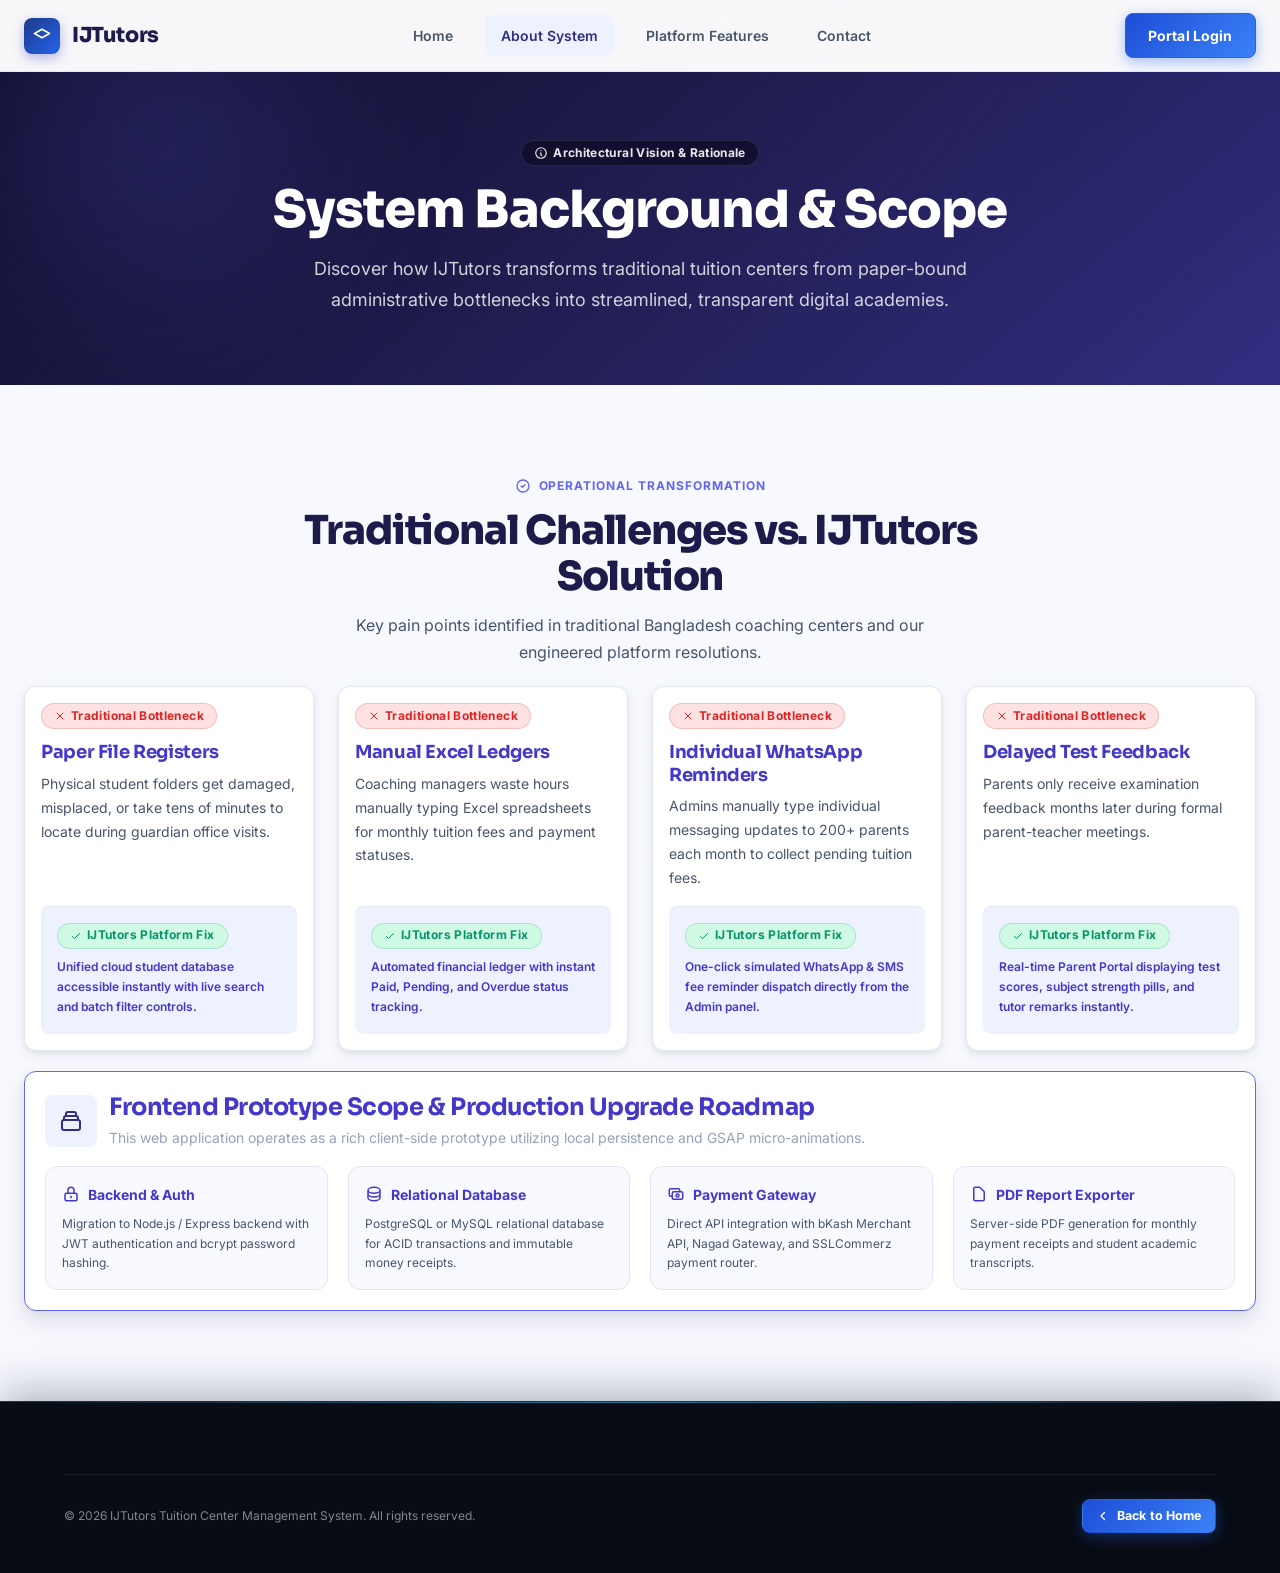
<file: about.html>
<!DOCTYPE html>
<html lang="en">
<head>
  <meta charset="UTF-8">
  <meta name="viewport" content="width=device-width, initial-scale=1.0">
  <title>About System | IJTutors Management Platform</title>
  <link rel="preconnect" href="https://fonts.googleapis.com">
  <link rel="preconnect" href="https://fonts.gstatic.com" crossorigin>
  <link href="https://fonts.googleapis.com/css2?family=Sora:wght@400;500;600;700;800&family=Inter:wght@400;500;600;700&display=swap" rel="stylesheet">
  <link rel="stylesheet" href="css/main.css">
</head>
<body>

  <!-- Navigation Bar -->
  <header class="navbar navbar-solid">
    <div class="container">
      <a href="index.html" class="nav-brand">
        <div class="nav-brand-icon">
          <svg fill="none" stroke="currentColor" viewBox="0 0 24 24"><path stroke-linecap="round" stroke-linejoin="round" stroke-width="2" d="M12 14l9-5-9-5-9 5 9 5z"/></svg>
        </div>
        <span>IJTutors</span>
      </a>
      <nav class="nav-links">
        <a href="index.html" class="nav-link">Home</a>
        <a href="about.html" class="nav-link active">About System</a>
        <a href="index.html#features" class="nav-link">Platform Features</a>
        <a href="contact.html" class="nav-link">Contact</a>
      </nav>
      <div class="nav-actions">
        <a href="login.html" class="btn btn-teal">Portal Login</a>
        <button class="mobile-nav-toggle" aria-label="Toggle Navigation">
          <svg width="22" height="22" fill="none" stroke="currentColor" viewBox="0 0 24 24">
            <path stroke-linecap="round" stroke-linejoin="round" stroke-width="2" d="M4 6h16M4 12h16M4 18h16" />
          </svg>
        </button>
      </div>
    </div>
  </header>

  <!-- Mobile Navigation Drawer -->
  <div class="mobile-nav-drawer" id="mobile-nav-drawer" aria-hidden="true">
    <div class="mobile-nav-overlay" id="mobile-nav-overlay"></div>
    <div class="mobile-nav-panel" role="dialog" aria-label="Navigation Menu">
      <div class="mobile-nav-header">
        <a href="index.html" class="nav-brand" style="color:#1e293b; text-decoration:none;">
          <div class="nav-brand-icon">
            <svg fill="none" stroke="currentColor" viewBox="0 0 24 24"><path stroke-linecap="round" stroke-linejoin="round" stroke-width="2" d="M12 14l9-5-9-5-9 5 9 5z"/></svg>
          </div>
          <span>IJTutors</span>
        </a>
        <button class="mobile-nav-close" id="mobile-nav-close" aria-label="Close Menu">
          <svg width="18" height="18" fill="none" stroke="currentColor" viewBox="0 0 24 24"><path stroke-linecap="round" stroke-linejoin="round" stroke-width="2.5" d="M6 18L18 6M6 6l12 12"/></svg>
        </button>
      </div>
      <nav class="mobile-nav-links">
        <a href="index.html" class="mobile-nav-link"><svg fill="none" stroke="currentColor" viewBox="0 0 24 24"><path stroke-linecap="round" stroke-linejoin="round" stroke-width="2" d="M3 12l2-2m0 0l7-7 7 7M5 10v10a1 1 0 001 1h3m10-11l2 2m-2-2v10a1 1 0 01-1 1h-3m-6 0a1 1 0 001-1v-4a1 1 0 011-1h2a1 1 0 011 1v4a1 1 0 001 1m-6 0h6"/></svg>Home</a>
        <a href="about.html" class="mobile-nav-link active"><svg fill="none" stroke="currentColor" viewBox="0 0 24 24"><path stroke-linecap="round" stroke-linejoin="round" stroke-width="2" d="M13 16h-1v-4h-1m1-4h.01M21 12a9 9 0 11-18 0 9 9 0 0118 0z"/></svg>About System</a>
        <a href="index.html#features" class="mobile-nav-link"><svg fill="none" stroke="currentColor" viewBox="0 0 24 24"><path stroke-linecap="round" stroke-linejoin="round" stroke-width="2" d="M13 10V3L4 14h7v7l9-11h-7z"/></svg>Features</a>
        <a href="contact.html" class="mobile-nav-link"><svg fill="none" stroke="currentColor" viewBox="0 0 24 24"><path stroke-linecap="round" stroke-linejoin="round" stroke-width="2" d="M3 8l7.89 5.26a2 2 0 002.22 0L21 8M5 19h14a2 2 0 002-2V7a2 2 0 00-2-2H5a2 2 0 00-2 2v10a2 2 0 002 2z"/></svg>Contact</a>
      </nav>
      <div class="mobile-nav-footer">
        <a href="login.html" class="btn btn-teal" style="width:100%; justify-content:center;">Portal Login</a>
      </div>
    </div>
  </div>

  <!-- Page Banner Header -->
  <section class="position-relative overflow-hidden" style="padding: 140px 0 70px; background: var(--gradient-hero); color: #ffffff;">
    <div class="blob-shape blob-1"></div>
    <div class="container position-relative z-1 text-center">
      <span class="badge badge-dark mb-3 px-3 py-2">
        <svg width="14" height="14" fill="none" stroke="currentColor" viewBox="0 0 24 24"><path stroke-linecap="round" stroke-linejoin="round" stroke-width="2" d="M13 16h-1v-4h-1m1-4h.01M21 12a9 9 0 11-18 0 9 9 0 0118 0z"/></svg>
        <span>Architectural Vision & Rationale</span>
      </span>
      <h1 class="text-white mb-3" style="font-size: clamp(2.2rem, 4vw, 3.2rem); font-weight: 800;">System Background & Scope</h1>
      <p style="color: rgba(255,255,255,0.8); max-width: 720px; margin: 0 auto; line-height: 1.7;" class="fs-md">
        Discover how IJTutors transforms traditional tuition centers from paper-bound administrative bottlenecks into streamlined, transparent digital academies.
      </p>
    </div>
  </section>

  <!-- Main Content Section -->
  <section style="padding: 90px 0; background-color: var(--color-background);">
    <div class="container">
      
      <!-- Problems Matrix from PPTX -->
      <div class="mb-5">
        <div class="text-center mb-5" style="max-width: 720px; margin-left: auto; margin-right: auto;">
          <span class="section-eyebrow justify-content-center">
            <svg width="16" height="16" fill="none" stroke="currentColor" viewBox="0 0 24 24"><path stroke-linecap="round" stroke-linejoin="round" stroke-width="2" d="M9 12l2 2 4-4m6 2a9 9 0 11-18 0 9 9 0 0118 0z"/></svg>
            <span>Operational Transformation</span>
          </span>
          <h2 class="section-title mb-3">Traditional Challenges vs. IJTutors Solution</h2>
          <p class="section-desc mx-auto">Key pain points identified in traditional Bangladesh coaching centers and our engineered platform resolutions.</p>
        </div>

        <div style="display: grid; grid-template-columns: repeat(auto-fit, minmax(270px, 1fr)); gap: 24px;">
          
          <!-- Card 1 -->
          <div class="card p-4 d-flex flex-column justify-content-between h-100 shadow-md">
            <div>
              <span class="badge badge-overdue mb-3">
                <svg width="12" height="12" fill="none" stroke="currentColor" viewBox="0 0 24 24"><path stroke-linecap="round" stroke-linejoin="round" stroke-width="2" d="M6 18L18 6M6 6l12 12"/></svg>
                <span>Traditional Bottleneck</span>
              </span>
              <h3 class="fs-md fw-bold text-primary mb-2">Paper File Registers</h3>
              <p class="fs-sm text-secondary">Physical student folders get damaged, misplaced, or take tens of minutes to locate during guardian office visits.</p>
            </div>
            <div class="border-top pt-3 mt-4" style="background: var(--color-primary-subtle); padding: 1rem; border-radius: var(--radius-md);">
              <span class="badge badge-success mb-2">
                <svg width="12" height="12" fill="none" stroke="currentColor" viewBox="0 0 24 24"><path stroke-linecap="round" stroke-linejoin="round" stroke-width="2" d="M5 13l4 4L19 7"/></svg>
                <span>IJTutors Platform Fix</span>
              </span>
              <p class="fs-xs fw-semibold text-primary mb-0">Unified cloud student database accessible instantly with live search and batch filter controls.</p>
            </div>
          </div>

          <!-- Card 2 -->
          <div class="card p-4 d-flex flex-column justify-content-between h-100 shadow-md">
            <div>
              <span class="badge badge-overdue mb-3">
                <svg width="12" height="12" fill="none" stroke="currentColor" viewBox="0 0 24 24"><path stroke-linecap="round" stroke-linejoin="round" stroke-width="2" d="M6 18L18 6M6 6l12 12"/></svg>
                <span>Traditional Bottleneck</span>
              </span>
              <h3 class="fs-md fw-bold text-primary mb-2">Manual Excel Ledgers</h3>
              <p class="fs-sm text-secondary">Coaching managers waste hours manually typing Excel spreadsheets for monthly tuition fees and payment statuses.</p>
            </div>
            <div class="border-top pt-3 mt-4" style="background: var(--color-primary-subtle); padding: 1rem; border-radius: var(--radius-md);">
              <span class="badge badge-success mb-2">
                <svg width="12" height="12" fill="none" stroke="currentColor" viewBox="0 0 24 24"><path stroke-linecap="round" stroke-linejoin="round" stroke-width="2" d="M5 13l4 4L19 7"/></svg>
                <span>IJTutors Platform Fix</span>
              </span>
              <p class="fs-xs fw-semibold text-primary mb-0">Automated financial ledger with instant Paid, Pending, and Overdue status tracking.</p>
            </div>
          </div>

          <!-- Card 3 -->
          <div class="card p-4 d-flex flex-column justify-content-between h-100 shadow-md">
            <div>
              <span class="badge badge-overdue mb-3">
                <svg width="12" height="12" fill="none" stroke="currentColor" viewBox="0 0 24 24"><path stroke-linecap="round" stroke-linejoin="round" stroke-width="2" d="M6 18L18 6M6 6l12 12"/></svg>
                <span>Traditional Bottleneck</span>
              </span>
              <h3 class="fs-md fw-bold text-primary mb-2">Individual WhatsApp Reminders</h3>
              <p class="fs-sm text-secondary">Admins manually type individual messaging updates to 200+ parents each month to collect pending tuition fees.</p>
            </div>
            <div class="border-top pt-3 mt-4" style="background: var(--color-primary-subtle); padding: 1rem; border-radius: var(--radius-md);">
              <span class="badge badge-success mb-2">
                <svg width="12" height="12" fill="none" stroke="currentColor" viewBox="0 0 24 24"><path stroke-linecap="round" stroke-linejoin="round" stroke-width="2" d="M5 13l4 4L19 7"/></svg>
                <span>IJTutors Platform Fix</span>
              </span>
              <p class="fs-xs fw-semibold text-primary mb-0">One-click simulated WhatsApp & SMS fee reminder dispatch directly from the Admin panel.</p>
            </div>
          </div>

          <!-- Card 4 -->
          <div class="card p-4 d-flex flex-column justify-content-between h-100 shadow-md">
            <div>
              <span class="badge badge-overdue mb-3">
                <svg width="12" height="12" fill="none" stroke="currentColor" viewBox="0 0 24 24"><path stroke-linecap="round" stroke-linejoin="round" stroke-width="2" d="M6 18L18 6M6 6l12 12"/></svg>
                <span>Traditional Bottleneck</span>
              </span>
              <h3 class="fs-md fw-bold text-primary mb-2">Delayed Test Feedback</h3>
              <p class="fs-sm text-secondary">Parents only receive examination feedback months later during formal parent-teacher meetings.</p>
            </div>
            <div class="border-top pt-3 mt-4" style="background: var(--color-primary-subtle); padding: 1rem; border-radius: var(--radius-md);">
              <span class="badge badge-success mb-2">
                <svg width="12" height="12" fill="none" stroke="currentColor" viewBox="0 0 24 24"><path stroke-linecap="round" stroke-linejoin="round" stroke-width="2" d="M5 13l4 4L19 7"/></svg>
                <span>IJTutors Platform Fix</span>
              </span>
              <p class="fs-xs fw-semibold text-primary mb-0">Real-time Parent Portal displaying test scores, subject strength pills, and tutor remarks instantly.</p>
            </div>
          </div>

        </div>
      </div>

      <!-- Production Upgrade Roadmap -->
      <div class="card p-5 mt-5 shadow-lg" style="background: var(--color-surface); border: 1.5px solid var(--color-primary-light);">
        <div class="d-flex align-items-center gap-3 mb-3">
          <div class="stat-icon-wrap primary">
            <svg width="24" height="24" fill="none" stroke="currentColor" viewBox="0 0 24 24"><path stroke-linecap="round" stroke-linejoin="round" stroke-width="2" d="M19 11H5m14 0a2 2 0 012 2v6a2 2 0 01-2 2H5a2 2 0 01-2-2v-6a2 2 0 012-2m14 0V9a2 2 0 00-2-2M5 11V9a2 2 0 012-2m0 0V5a2 2 0 012-2h6a2 2 0 012 2v2M7 7h10"/></svg>
          </div>
          <div>
            <h3 class="fs-xl fw-bold text-primary mb-1">Frontend Prototype Scope & Production Upgrade Roadmap</h3>
            <p class="fs-sm text-muted mb-0">This web application operates as a rich client-side prototype utilizing local persistence and GSAP micro-animations.</p>
          </div>
        </div>

        <div style="display: grid; grid-template-columns: repeat(auto-fit, minmax(220px, 1fr)); gap: 20px;" class="mt-4">
          
          <div class="p-4 rounded-xl border" style="background: var(--color-background);">
            <div class="d-flex align-items-center gap-2 mb-2 text-primary fw-bold fs-sm">
              <svg width="18" height="18" fill="none" stroke="currentColor" viewBox="0 0 24 24"><path stroke-linecap="round" stroke-linejoin="round" stroke-width="2" d="M12 15v2m-6 4h12a2 2 0 002-2v-6a2 2 0 00-2-2H6a2 2 0 00-2 2v6a2 2 0 002 2zm10-10V7a4 4 0 00-8 0v4h8z"/></svg>
              <span>Backend & Auth</span>
            </div>
            <div class="fs-xs text-secondary">Migration to Node.js / Express backend with JWT authentication and bcrypt password hashing.</div>
          </div>

          <div class="p-4 rounded-xl border" style="background: var(--color-background);">
            <div class="d-flex align-items-center gap-2 mb-2 text-primary fw-bold fs-sm">
              <svg width="18" height="18" fill="none" stroke="currentColor" viewBox="0 0 24 24"><path stroke-linecap="round" stroke-linejoin="round" stroke-width="2" d="M4 7v10c0 2.21 3.582 4 8 4s8-1.79 8-4V7M4 7c0 2.21 3.582 4 8 4s8-1.79 8-4M4 7c0-2.21 3.582-4 8-4s8 1.79 8 4m0 5c0 2.21-3.582 4-8 4s-8-1.79-8-4"/></svg>
              <span>Relational Database</span>
            </div>
            <div class="fs-xs text-secondary">PostgreSQL or MySQL relational database for ACID transactions and immutable money receipts.</div>
          </div>

          <div class="p-4 rounded-xl border" style="background: var(--color-background);">
            <div class="d-flex align-items-center gap-2 mb-2 text-primary fw-bold fs-sm">
              <svg width="18" height="18" fill="none" stroke="currentColor" viewBox="0 0 24 24"><path stroke-linecap="round" stroke-linejoin="round" stroke-width="2" d="M17 9V7a2 2 0 00-2-2H5a2 2 0 00-2 2v6a2 2 0 002 2h2m2 4h10a2 2 0 002-2v-6a2 2 0 00-2-2H9a2 2 0 00-2 2v6a2 2 0 002 2zm7-5a2 2 0 11-4 0 2 2 0 014 0z"/></svg>
              <span>Payment Gateway</span>
            </div>
            <div class="fs-xs text-secondary">Direct API integration with bKash Merchant API, Nagad Gateway, and SSLCommerz payment router.</div>
          </div>

          <div class="p-4 rounded-xl border" style="background: var(--color-background);">
            <div class="d-flex align-items-center gap-2 mb-2 text-primary fw-bold fs-sm">
              <svg width="18" height="18" fill="none" stroke="currentColor" viewBox="0 0 24 24"><path stroke-linecap="round" stroke-linejoin="round" stroke-width="2" d="M7 21h10a2 2 0 002-2V9.414a1 1 0 00-.293-.707l-5.414-5.414A1 1 0 0012.586 3H7a2 2 0 00-2 2v14a2 2 0 002 2z"/></svg>
              <span>PDF Report Exporter</span>
            </div>
            <div class="fs-xs text-secondary">Server-side PDF generation for monthly payment receipts and student academic transcripts.</div>
          </div>

        </div>
      </div>

    </div>
  </section>

  <!-- Footer -->
  <footer class="footer">
    <div class="container">
      <div class="footer-bottom">
        <span>&copy; 2026 IJTutors Tuition Center Management System. All rights reserved.</span>
        <a href="index.html" class="btn btn-teal btn-sm d-inline-flex align-items-center gap-2" style="padding: 0.35rem 0.85rem; border-radius: 8px; font-weight: 700; font-size: 0.78rem;">
          <svg width="12" height="12" fill="none" stroke="currentColor" viewBox="0 0 24 24"><path stroke-linecap="round" stroke-linejoin="round" stroke-width="2.5" d="M15 19l-7-7 7-7"/></svg>
          <span>Back to Home</span>
        </a>
      </div>
    </div>
  </footer>

  <script src="js/mock-data.js"></script>
  <script src="js/store.js"></script>
  <script src="js/auth.js"></script>
  <script src="js/ui.js"></script>
  <script src="js/app.js"></script>
</body>
</html>
</file>
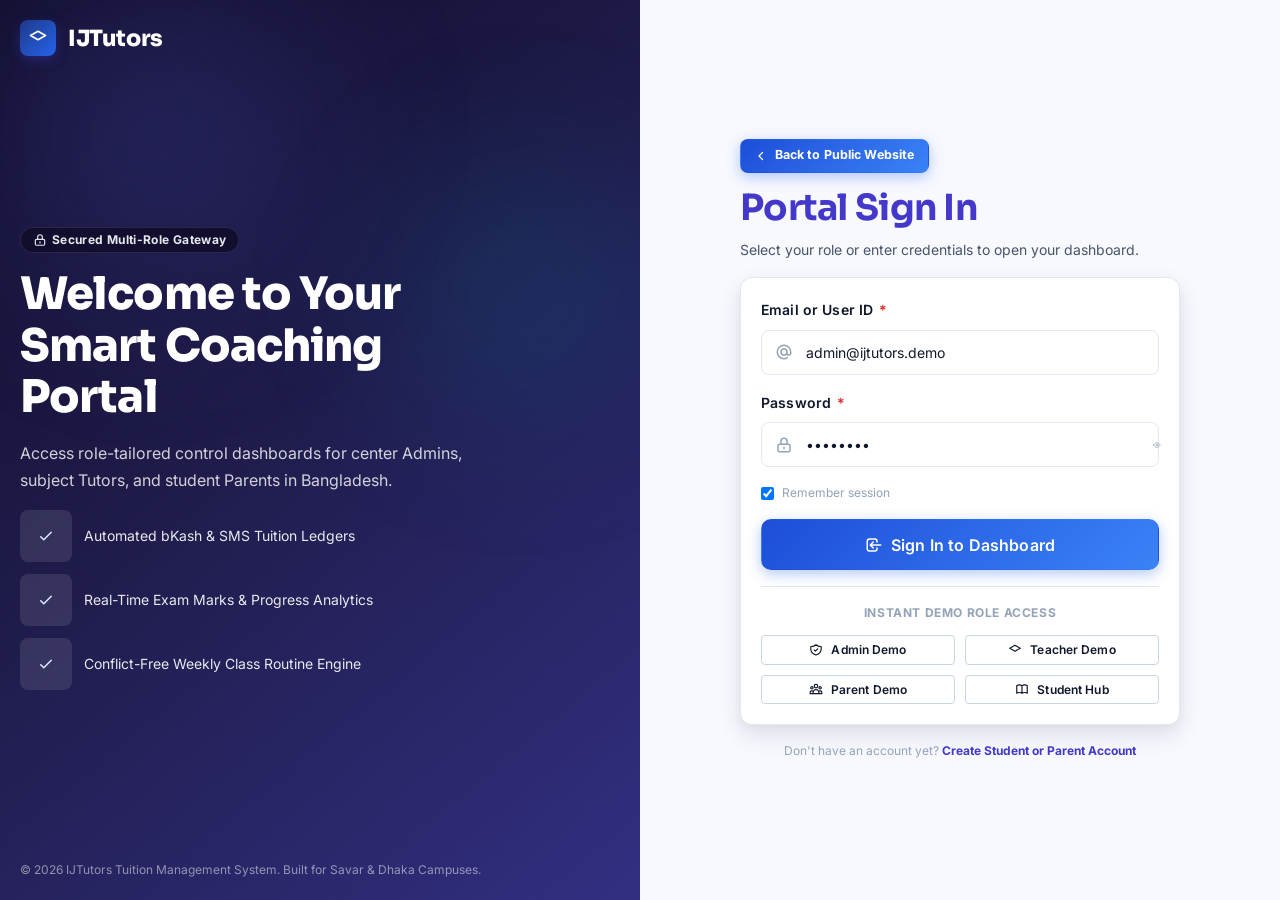
<file: admin-dashboard.html>
<!DOCTYPE html>
<html lang="en">
<head>
  <meta charset="UTF-8">
  <meta name="viewport" content="width=device-width, initial-scale=1.0">
  <title>Admin Dashboard | IJTutors System</title>
  <link rel="preconnect" href="https://fonts.googleapis.com">
  <link rel="preconnect" href="https://fonts.gstatic.com" crossorigin>
  <link href="https://fonts.googleapis.com/css2?family=Inter:wght@400;500;600;700&family=Plus+Jakarta+Sans:wght@600;700;800&display=swap" rel="stylesheet">
  <link rel="stylesheet" href="css/main.css">
</head>
<body id="admin-app-root">

  <div class="app-shell">
    
    <!-- Sidebar Navigation -->
    <aside class="sidebar">
      <div class="sidebar-header">
        <a href="index.html" class="sidebar-brand">
          <svg width="24" height="24" fill="none" stroke="currentColor" viewBox="0 0 24 24"><path stroke-linecap="round" stroke-linejoin="round" stroke-width="2" d="M12 14l9-5-9-5-9 5 9 5z"/></svg>
          <span>IJTutors Admin</span>
        </a>
        <button class="sidebar-toggle-btn" aria-label="Toggle Sidebar">
          <svg width="20" height="20" fill="none" stroke="currentColor" viewBox="0 0 24 24"><path stroke-linecap="round" stroke-linejoin="round" stroke-width="2" d="M11 19l-7-7 7-7m8 14l-7-7 7-7"/></svg>
        </button>
      </div>

      <nav class="sidebar-nav tab-list">
        <div class="sidebar-link tab-item active" data-tab="tab-admin-overview">
          <svg fill="none" stroke="currentColor" viewBox="0 0 24 24"><path stroke-linecap="round" stroke-linejoin="round" stroke-width="2" d="M4 6a2 2 0 012-2h2a2 2 0 012 2v2a2 2 0 01-2 2H6a2 2 0 01-2-2V6zM14 6a2 2 0 012-2h2a2 2 0 012 2v2a2 2 0 01-2 2h-2a2 2 0 01-2-2V6zM4 16a2 2 0 012-2h2a2 2 0 012 2v2a2 2 0 01-2 2H6a2 2 0 01-2-2v-2zM14 16a2 2 0 012-2h2a2 2 0 012 2v2a2 2 0 01-2 2h-2a2 2 0 01-2-2v-2z"/></svg>
          <span>Overview</span>
        </div>

        <div class="sidebar-link tab-item" data-tab="tab-admin-students">
          <svg fill="none" stroke="currentColor" viewBox="0 0 24 24"><path stroke-linecap="round" stroke-linejoin="round" stroke-width="2" d="M12 4.354a4 4 0 110 5.292M15 21H3v-1a6 6 0 0112 0v1zm0 0h6v-1a6 6 0 00-9-5.197M13 7a4 4 0 11-8 0 4 4 0 018 0z"/></svg>
          <span>Students Mgmt</span>
        </div>

        <div class="sidebar-link tab-item" data-tab="tab-admin-teachers">
          <svg fill="none" stroke="currentColor" viewBox="0 0 24 24"><path stroke-linecap="round" stroke-linejoin="round" stroke-width="2" d="M19 21V5a2 2 0 00-2-2H7a2 2 0 00-2 2v16m14 0h2m-2 0h-5m-9 0H3m2 0h5M9 7h1m-1 4h1m4-4h1m-1 4h1m-5 10v-5a1 1 0 011-1h2a1 1 0 011 1v5m-4 0h4"/></svg>
          <span>Teachers Mgmt</span>
        </div>

        <div class="sidebar-link tab-item" data-tab="tab-admin-payments">
          <svg fill="none" stroke="currentColor" viewBox="0 0 24 24"><path stroke-linecap="round" stroke-linejoin="round" stroke-width="2" d="M12 8c-1.657 0-3 .895-3 2s1.343 2 3 2 3 .895 3 2-1.343 2-3 2m0-8c1.11 0 2.08.402 2.599 1M12 8V7m0 1v8m0 0v1m0-1c-1.11 0-2.08-.402-2.599-1M21 12a9 9 0 11-18 0 9 9 0 0118 0z"/></svg>
          <span>Payment Ledger</span>
        </div>

        <div class="sidebar-link tab-item" data-tab="tab-admin-timetable">
          <svg fill="none" stroke="currentColor" viewBox="0 0 24 24"><path stroke-linecap="round" stroke-linejoin="round" stroke-width="2" d="M8 7V3m8 4V3m-9 8h10M5 21h14a2 2 0 002-2V7a2 2 0 00-2-2H5a2 2 0 00-2 2v12a2 2 0 002 2z"/></svg>
          <span>Timetable Builder</span>
        </div>

        <div class="sidebar-link tab-item" data-tab="tab-admin-announcements">
          <svg fill="none" stroke="currentColor" viewBox="0 0 24 24"><path stroke-linecap="round" stroke-linejoin="round" stroke-width="2" d="M11 5.882V19.24a1.76 1.76 0 01-3.417.592l-2.147-6.15M18 13a3 3 0 100-6M5.436 13.683A4.001 4.001 0 017 6h1.832c.41 0 .748.312.779.72l.556 7.41a.75.75 0 01-.749.806H7a3.99 3.99 0 01-1.564-.323z"/></svg>
          <span>Announcements</span>
        </div>

        <div class="sidebar-link tab-item" data-tab="tab-admin-approvals">
          <svg fill="none" stroke="currentColor" viewBox="0 0 24 24"><path stroke-linecap="round" stroke-linejoin="round" stroke-width="2" d="M9 12l2 2 4-4m6 2a9 9 0 11-18 0 9 9 0 0118 0z"/></svg>
          <span>Registration Approvals</span>
        </div>
      </nav>

      <div class="sidebar-user">
        <img src="https://images.unsplash.com/photo-1534528741775-53994a69daeb?auto=format&fit=crop&w=150&q=80" alt="Admin" class="avatar">
        <div class="sidebar-user-info">
          <div class="sidebar-user-name" id="admin-display-name">Engr. Rokib Hasan</div>
          <div class="sidebar-user-role">System Administrator</div>
        </div>
      </div>
    </aside>

    <!-- Main Wrapper -->
    <div class="main-wrapper">
      
      <!-- Top Sticky Header -->
      <header class="top-header">
        <div class="d-flex align-items-center gap-3">
          <button class="mobile-nav-toggle d-block d-lg-none" aria-label="Open Menu">
            <svg width="24" height="24" fill="none" stroke="currentColor" viewBox="0 0 24 24"><path stroke-linecap="round" stroke-linejoin="round" stroke-width="2" d="M4 6h16M4 12h16M4 18h16"/></svg>
          </button>
          <div class="page-title">Admin Control Panel</div>
        </div>

        <div class="header-actions">
          <button class="btn btn-outline btn-sm action-logout">
            <svg width="16" height="16" fill="none" stroke="currentColor" viewBox="0 0 24 24"><path stroke-linecap="round" stroke-linejoin="round" stroke-width="2" d="M17 16l4-4m0 0l-4-4m4 4H7m6 4v1a3 3 0 01-3 3H6a3 3 0 01-3-3V7a3 3 0 013-3h4a3 3 0 013 3v1"/></svg>
            <span>Logout</span>
          </button>
        </div>
      </header>

      <!-- Content Body -->
      <main class="content-body tabs-wrapper">
        
        <!-- Tab 1: Overview -->
        <div class="tab-pane active" id="tab-admin-overview">
          <div class="stats-grid">
            <div class="stat-card">
              <div class="stat-icon-wrap primary"><svg width="24" height="24" fill="none" stroke="currentColor" viewBox="0 0 24 24"><path stroke-linecap="round" stroke-linejoin="round" stroke-width="2" d="M12 4.354a4 4 0 110 5.292M15 21H3v-1a6 6 0 0112 0v1zm0 0h6v-1a6 6 0 00-9-5.197M13 7a4 4 0 11-8 0 4 4 0 018 0z"/></svg></div>
              <div class="stat-info">
                <span class="stat-value" id="stat-total-students">4</span>
                <span class="stat-label">Total Active Students</span>
              </div>
            </div>

            <div class="stat-card">
              <div class="stat-icon-wrap secondary"><svg width="24" height="24" fill="none" stroke="currentColor" viewBox="0 0 24 24"><path stroke-linecap="round" stroke-linejoin="round" stroke-width="2" d="M19 21V5a2 2 0 00-2-2H7a2 2 0 00-2 2v16m14 0h2m-2 0h-5m-9 0H3m2 0h5M9 7h1m-1 4h1m4-4h1m-1 4h1m-5 10v-5a1 1 0 011-1h2a1 1 0 011 1v5m-4 0h4"/></svg></div>
              <div class="stat-info">
                <span class="stat-value" id="stat-total-teachers">2</span>
                <span class="stat-label">Assigned Teachers</span>
              </div>
            </div>

            <div class="stat-card">
              <div class="stat-icon-wrap warning"><svg width="24" height="24" fill="none" stroke="currentColor" viewBox="0 0 24 24"><path stroke-linecap="round" stroke-linejoin="round" stroke-width="2" d="M12 8c-1.657 0-3 .895-3 2s1.343 2 3 2 3 .895 3 2-1.343 2-3 2m0-8c1.11 0 2.08.402 2.599 1M12 8V7m0 1v8m0 0v1m0-1c-1.11 0-2.08-.402-2.599-1M21 12a9 9 0 11-18 0 9 9 0 0118 0z"/></svg></div>
              <div class="stat-info">
                <span class="stat-value" id="stat-pending-payments">2</span>
                <span class="stat-label">Pending / Overdue Fees</span>
              </div>
            </div>

            <div class="stat-card">
              <div class="stat-icon-wrap success"><svg width="24" height="24" fill="none" stroke="currentColor" viewBox="0 0 24 24"><path stroke-linecap="round" stroke-linejoin="round" stroke-width="2" d="M9 12l2 2 4-4m6 2a9 9 0 11-18 0 9 9 0 0118 0z"/></svg></div>
              <div class="stat-info">
                <span class="stat-value" id="stat-total-revenue">৳ 7,500</span>
                <span class="stat-label">Collected Revenue</span>
              </div>
            </div>
          </div>

          <div style="display: grid; grid-template-columns: 2fr 1fr; gap: 24px;">
            <div class="card p-4">
              <div class="card-header border-0 px-0 pt-0">
                <span class="card-title">Recent Fee Status Updates</span>
              </div>
              <div class="table-responsive">
                <table class="table">
                  <thead>
                    <tr><th>Student</th><th>Month</th><th>Amount</th><th>Status</th></tr>
                  </thead>
                  <tbody>
                    <tr><td>Nafisa Rahman</td><td>August 2026</td><td>৳3,500</td><td><span class="badge badge-pending">Pending</span></td></tr>
                    <tr><td>Ayman Shahriar</td><td>August 2026</td><td>৳4,000</td><td><span class="badge badge-success">Paid</span></td></tr>
                    <tr><td>Tasnia Islam</td><td>August 2026</td><td>৳3,500</td><td><span class="badge badge-overdue">Overdue</span></td></tr>
                  </tbody>
                </table>
              </div>
            </div>

            <div class="card p-4">
              <div class="card-title mb-3">Quick Actions</div>
              <div class="d-flex flex-direction-column gap-2" style="display: flex; flex-direction: column; gap: 10px;">
                <button class="btn btn-primary" onclick="UI.openModal('modal-add-student')">
                  <svg width="16" height="16" fill="none" stroke="currentColor" viewBox="0 0 24 24"><path stroke-linecap="round" stroke-linejoin="round" stroke-width="2" d="M12 4v16m8-8H4"/></svg>
                  <span>Add New Student</span>
                </button>
                <button class="btn btn-secondary" onclick="UI.openModal('modal-add-timetable')">
                  <svg width="16" height="16" fill="none" stroke="currentColor" viewBox="0 0 24 24"><path stroke-linecap="round" stroke-linejoin="round" stroke-width="2" d="M8 7V3m8 4V3m-9 8h10M5 21h14a2 2 0 002-2V7a2 2 0 00-2-2H5a2 2 0 00-2 2v12a2 2 0 002 2z"/></svg>
                  <span>Schedule Class Slot</span>
                </button>
                <button class="btn btn-outline" onclick="UI.openModal('modal-add-announcement')">
                  <svg width="16" height="16" fill="none" stroke="currentColor" viewBox="0 0 24 24"><path stroke-linecap="round" stroke-linejoin="round" stroke-width="2" d="M11 5.882V19.24a1.76 1.76 0 01-3.417.592l-2.147-6.15M18 13a3 3 0 100-6M5.436 13.684A1.76 1.76 0 013 12c0-.752.47-1.42 1.176-1.684l8.618-3.232c.57-.214 1.206.208 1.206.816v8.2c0 .608-.636 1.03-1.206.816l-6.358-2.384z"/></svg>
                  <span>Publish Notice</span>
                </button>
              </div>
            </div>
          </div>
        </div>

        <!-- Tab 2: Students Management -->
        <div class="tab-pane" id="tab-admin-students">
          <div class="card p-4">
            <div class="d-flex justify-content-between align-items-center mb-4 flex-wrap gap-3">
              <div class="d-flex gap-3 flex-wrap flex-1">
                <input type="text" id="student-search-input" class="form-control" placeholder="Search student name, ID..." style="max-width: 280px;">
                <select id="student-class-filter" class="form-select" style="max-width: 160px;">
                  <option value="all">All Classes</option>
                  <option value="Class 9">Class 9</option>
                  <option value="Class 10">Class 10</option>
                  <option value="Class 11">Class 11</option>
                </select>
                <select id="student-status-filter" class="form-select" style="max-width: 160px;">
                  <option value="all">All Payment Status</option>
                  <option value="paid">Paid</option>
                  <option value="pending">Pending</option>
                  <option value="overdue">Overdue</option>
                </select>
              </div>

              <button class="btn btn-primary" onclick="UI.openModal('modal-add-student')">+ Enroll Student</button>
            </div>

            <div class="table-responsive">
              <table class="table table-hover">
                <thead>
                  <tr>
                    <th>Student Details</th>
                    <th>Class</th>
                    <th>Parent Contact</th>
                    <th>Attendance %</th>
                    <th>Tuition Fee Status</th>
                    <th>Actions</th>
                  </tr>
                </thead>
                <tbody id="admin-student-tbody"></tbody>
              </table>
            </div>
          </div>
        </div>

        <!-- Tab 3: Teachers Management -->
        <div class="tab-pane" id="tab-admin-teachers">
          <div class="card p-4">
            <div class="d-flex justify-content-between align-items-center mb-4">
              <h3 class="card-title">Assigned Teaching Faculty</h3>
              <button class="btn btn-primary" onclick="UI.showToast('Teacher enrollment modal opened', 'info')">+ Assign New Tutor</button>
            </div>
            <div class="table-responsive">
              <table class="table">
                <thead>
                  <tr>
                    <th>Teacher</th>
                    <th>Qualification</th>
                    <th>Subjects Taught</th>
                    <th>Assigned Classes</th>
                    <th>Status</th>
                  </tr>
                </thead>
                <tbody id="admin-teacher-tbody"></tbody>
              </table>
            </div>
          </div>
        </div>

        <!-- Tab 4: Payment Ledger -->
        <div class="tab-pane" id="tab-admin-payments">
          <div class="card p-4">
            <div class="d-flex justify-content-between align-items-center mb-4 flex-wrap gap-3">
              <h3 class="card-title">Tuition Fee Ledger & Reminders</h3>
              <div class="d-flex gap-3">
                <select id="admin-payment-filter" class="form-select" style="max-width: 180px;">
                  <option value="all">All Payments</option>
                  <option value="paid">Paid Only</option>
                  <option value="pending">Pending Only</option>
                  <option value="overdue">Overdue Only</option>
                </select>
              </div>
            </div>
            <div class="table-responsive">
              <table class="table">
                <thead>
                  <tr>
                    <th>Trx Ref</th>
                    <th>Student Name</th>
                    <th>Method</th>
                    <th>Sender Mobile & TrxID</th>
                    <th>Amount</th>
                    <th>Status</th>
                    <th>Admin Verification Actions</th>
                  </tr>
                </thead>
                <tbody id="admin-payment-tbody"></tbody>
              </table>
            </div>
          </div>
        </div>

        <!-- Tab 5: Timetable Builder -->
        <div class="tab-pane" id="tab-admin-timetable">
          <div class="card p-4 mb-4">
            <div class="d-flex justify-content-between align-items-center mb-3">
              <h3 class="card-title">Weekly Class Schedule & Conflict Detector</h3>
              <button class="btn btn-primary" onclick="UI.openModal('modal-add-timetable')">+ Add Class Slot</button>
            </div>
            <div id="admin-timetable-grid"></div>
          </div>
        </div>

        <!-- Tab 6: Announcements -->
        <div class="tab-pane" id="tab-admin-announcements">
          <div class="card p-4">
            <div class="d-flex justify-content-between align-items-center mb-4">
              <h3 class="card-title">Published Notice Board</h3>
              <button class="btn btn-primary" onclick="UI.openModal('modal-add-announcement')">+ New Announcement</button>
            </div>
            <div id="admin-announcements-list"></div>
          </div>
        </div>

        <!-- Tab 7: Registration Approvals -->
        <div class="tab-pane" id="tab-admin-approvals">
          <div class="card p-4">
            <h3 class="card-title mb-3">Pending Student Applications</h3>
            <div id="pending-registrations-list"></div>
          </div>
        </div>

      </main>
    </div>
  </div>

  <!-- MODALS -->

  <!-- Add Student Modal -->
  <div class="modal-backdrop" id="modal-add-student">
    <div class="modal">
      <div class="modal-header">
        <span class="fw-bold">Enroll New Student</span>
        <button class="btn-icon" onclick="UI.closeModal('modal-add-student')" aria-label="Close">
          <svg width="14" height="14" fill="none" stroke="currentColor" viewBox="0 0 24 24"><path stroke-linecap="round" stroke-linejoin="round" stroke-width="2.5" d="M6 18L18 6M6 6l12 12"/></svg>
        </button>
      </div>
      <form id="add-student-form">
        <div class="modal-body">
          <div class="form-group">
            <label class="form-label">Student Full Name <span class="required">*</span></label>
            <input type="text" id="new-student-name" class="form-control" required placeholder="e.g. Mahir Ahmed">
          </div>
          <div class="form-group">
            <label class="form-label">Class Allocation <span class="required">*</span></label>
            <select id="new-student-class" class="form-select" required>
              <option value="Class 9">Class 9</option>
              <option value="Class 10">Class 10</option>
              <option value="Class 11">Class 11</option>
            </select>
          </div>
          <div class="form-group">
            <label class="form-label">Parent / Guardian Name <span class="required">*</span></label>
            <input type="text" id="new-student-parent" class="form-control" required placeholder="e.g. Tariq Ahmed">
          </div>
          <div class="form-group">
            <label class="form-label">Parent Phone <span class="required">*</span></label>
            <input type="tel" id="new-student-phone" class="form-control" required placeholder="01700000000">
          </div>
        </div>
        <div class="modal-footer">
          <button type="button" class="btn btn-outline" onclick="UI.closeModal('modal-add-student')">Cancel</button>
          <button type="submit" class="btn btn-primary">Enroll Student</button>
        </div>
      </form>
    </div>
  </div>

  <!-- Add Timetable Slot Modal -->
  <div class="modal-backdrop" id="modal-add-timetable">
    <div class="modal">
      <div class="modal-header">
        <span class="fw-bold">Schedule Class Slot</span>
        <button class="btn-icon" onclick="UI.closeModal('modal-add-timetable')" aria-label="Close">
          <svg width="14" height="14" fill="none" stroke="currentColor" viewBox="0 0 24 24"><path stroke-linecap="round" stroke-linejoin="round" stroke-width="2.5" d="M6 18L18 6M6 6l12 12"/></svg>
        </button>
      </div>
      <form id="add-timetable-form">
        <div class="modal-body">
          <div class="form-group">
            <label class="form-label">Day of Week</label>
            <select id="slot-day" class="form-select">
              <option>Saturday</option><option>Sunday</option><option>Monday</option><option>Tuesday</option><option>Wednesday</option>
            </select>
          </div>
          <div class="form-group">
            <label class="form-label">Time Slot</label>
            <select id="slot-time" class="form-select">
              <option>04:00 PM - 05:15 PM</option>
              <option>05:30 PM - 06:45 PM</option>
            </select>
          </div>
          <div class="form-group">
            <label class="form-label">Class & Stream</label>
            <select id="slot-class" class="form-select">
              <option>Class 9</option><option>Class 10</option><option>Class 11</option>
            </select>
          </div>
          <div class="form-group">
            <label class="form-label">Subject</label>
            <select id="slot-subject" class="form-select">
              <option>Mathematics</option><option>Physics</option><option>Chemistry</option><option>Higher Math</option>
            </select>
          </div>
          <div class="form-group">
            <label class="form-label">Assigned Tutor</label>
            <input type="text" id="slot-teacher" class="form-control" value="Tanvir Ahmed" required>
          </div>
          <div class="form-group">
            <label class="form-label">Classroom</label>
            <select id="slot-room" class="form-select">
              <option>Room 101</option><option>Room 102</option><option>Room 201</option>
            </select>
          </div>
        </div>
        <div class="modal-footer">
          <button type="button" class="btn btn-outline" onclick="UI.closeModal('modal-add-timetable')">Cancel</button>
          <button type="submit" class="btn btn-primary">Save Schedule</button>
        </div>
      </form>
    </div>
  </div>

  <!-- Add Announcement Modal -->
  <div class="modal-backdrop" id="modal-add-announcement">
    <div class="modal">
      <div class="modal-header">
        <span class="fw-bold">Publish Announcement</span>
        <button class="btn-icon" onclick="UI.closeModal('modal-add-announcement')" aria-label="Close">
          <svg width="14" height="14" fill="none" stroke="currentColor" viewBox="0 0 24 24"><path stroke-linecap="round" stroke-linejoin="round" stroke-width="2.5" d="M6 18L18 6M6 6l12 12"/></svg>
        </button>
      </div>
      <form id="add-announcement-form">
        <div class="modal-body">
          <div class="form-group">
            <label class="form-label">Title <span class="required">*</span></label>
            <input type="text" id="ann-title" class="form-control" required placeholder="e.g. Test Schedule Update">
          </div>
          <div class="form-group">
            <label class="form-label">Target Audience</label>
            <select id="ann-audience" class="form-select">
              <option>All Parents & Students</option>
              <option>Parents Only</option>
              <option>Teachers Only</option>
            </select>
          </div>
          <div class="form-group">
            <label class="form-label">Priority</label>
            <select id="ann-priority" class="form-select">
              <option value="high">High Priority</option>
              <option value="medium">Medium Priority</option>
            </select>
          </div>
          <div class="form-group">
            <label class="form-label">Notice Details <span class="required">*</span></label>
            <textarea id="ann-content" class="form-control" rows="3" required placeholder="Write clear announcement text..."></textarea>
          </div>
        </div>
        <div class="modal-footer">
          <button type="button" class="btn btn-outline" onclick="UI.closeModal('modal-add-announcement')">Cancel</button>
          <button type="submit" class="btn btn-primary">Publish Notice</button>
        </div>
      </form>
    </div>
  </div>

  <!-- View Money Receipt Modal -->
  <div class="modal-backdrop" id="modal-view-receipt">
    <div class="modal">
      <div class="modal-header no-print">
        <span class="fw-bold">Payment Money Receipt</span>
        <button class="btn-icon" onclick="UI.closeModal('modal-view-receipt')" aria-label="Close">
          <svg width="14" height="14" fill="none" stroke="currentColor" viewBox="0 0 24 24"><path stroke-linecap="round" stroke-linejoin="round" stroke-width="2.5" d="M6 18L18 6M6 6l12 12"/></svg>
        </button>
      </div>
      <div class="modal-body" id="receipt-modal-content"></div>
      <div class="modal-footer no-print">
        <button class="btn btn-outline" onclick="window.print()">
          <svg width="16" height="16" fill="none" stroke="currentColor" viewBox="0 0 24 24"><path stroke-linecap="round" stroke-linejoin="round" stroke-width="2" d="M17 17h2a2 2 0 002-2v-4a2 2 0 00-2-2H5a2 2 0 00-2 2v4a2 2 0 002 2h2m2 4h6a2 2 0 002-2v-4a2 2 0 00-2-2H9a2 2 0 00-2 2v4a2 2 0 002 2zm8-12V5a2 2 0 00-2-2H9a2 2 0 00-2 2v4h10z"/></svg>
          <span>Print Receipt</span>
        </button>
        <button class="btn btn-primary" onclick="UI.closeModal('modal-view-receipt')">Close</button>
      </div>
    </div>
  </div>

  <script src="js/mock-data.js"></script>
  <script src="js/store.js"></script>
  <script src="js/auth.js"></script>
  <script src="js/ui.js"></script>
  <script src="js/admin.js"></script>
  <script src="js/app.js"></script>
</body>
</html>
</file>
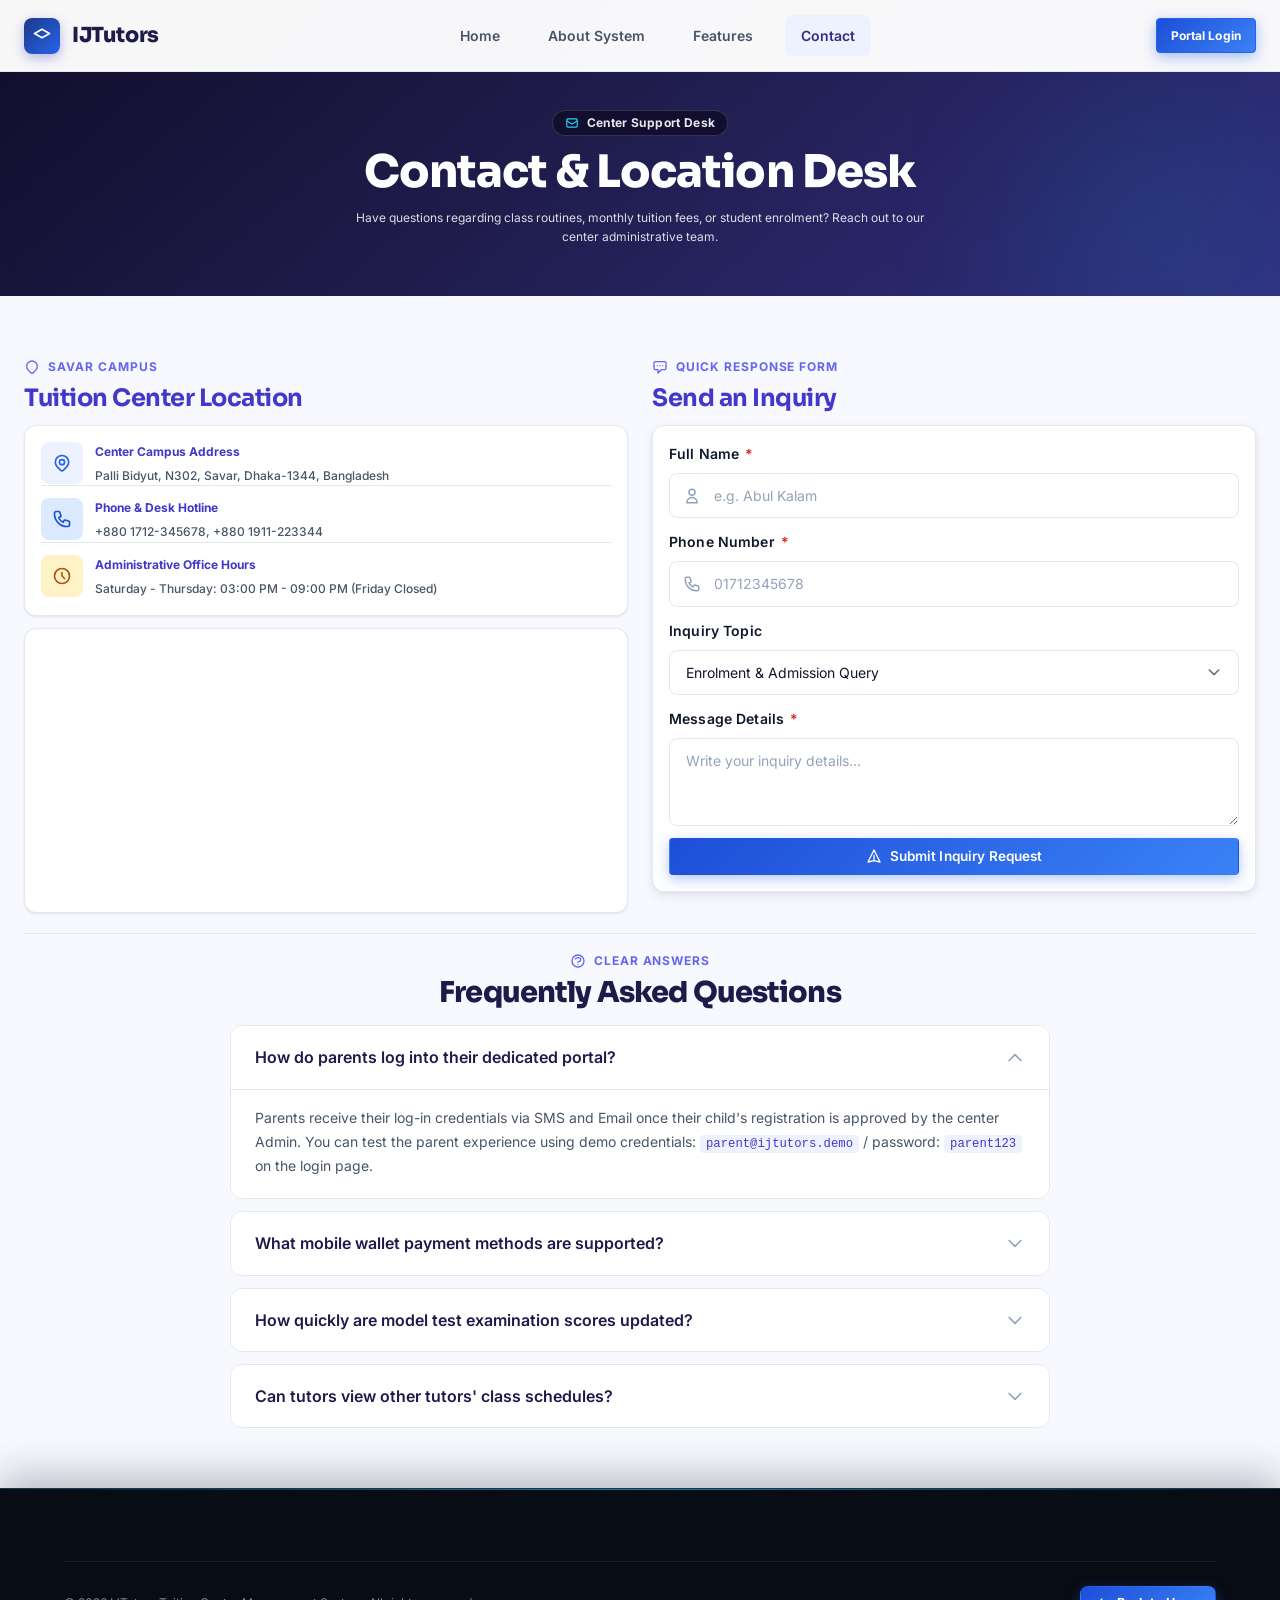
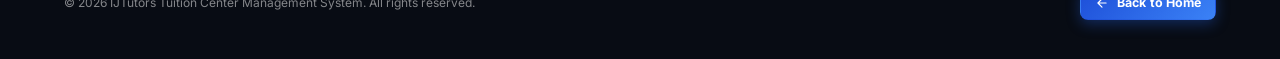
<file: contact.html>
<!DOCTYPE html>
<html lang="en">
<head>
  <meta charset="UTF-8">
  <meta name="viewport" content="width=device-width, initial-scale=1.0">
  <title>Contact & FAQs | IJTutors Management System</title>
  <link rel="preconnect" href="https://fonts.googleapis.com">
  <link rel="preconnect" href="https://fonts.gstatic.com" crossorigin>
  <link href="https://fonts.googleapis.com/css2?family=Sora:wght@400;500;600;700;800&family=Inter:wght@400;500;600;700&display=swap" rel="stylesheet">
  <link rel="stylesheet" href="css/main.css">
</head>
<body>

  <!-- Navigation Bar -->
  <header class="navbar navbar-solid">
    <div class="container">
      <a href="index.html" class="nav-brand">
        <div class="nav-brand-icon">
          <svg fill="none" stroke="currentColor" viewBox="0 0 24 24"><path stroke-linecap="round" stroke-linejoin="round" stroke-width="2" d="M12 14l9-5-9-5-9 5 9 5z"/></svg>
        </div>
        <span>IJTutors</span>
      </a>
      <nav class="nav-links">
        <a href="index.html" class="nav-link">Home</a>
        <a href="about.html" class="nav-link">About System</a>
        <a href="index.html#features" class="nav-link">Features</a>
        <a href="contact.html" class="nav-link active">Contact</a>
      </nav>
      <div class="nav-actions">
        <a href="login.html" class="btn btn-teal btn-sm">Portal Login</a>
      </div>
    </div>
  </header>

  <!-- Compact Page Header Banner -->
  <section class="position-relative overflow-hidden" style="padding: 110px 0 50px; background: var(--gradient-hero); color: #ffffff;">
    <div class="blob-shape blob-2"></div>
    <div class="noise-overlay"></div>

    <div class="container position-relative z-1 text-center" style="max-width: 720px;">
      <span class="badge badge-dark mb-2 px-3 py-1 d-inline-flex align-items-center gap-2" style="font-size: 0.75rem; border: 1px solid rgba(255,255,255,0.15);">
        <svg width="14" height="14" fill="none" stroke="currentColor" viewBox="0 0 24 24" style="color: #22d3ee;"><path stroke-linecap="round" stroke-linejoin="round" stroke-width="2" d="M3 8l7.89 5.26a2 2 0 002.22 0L21 8M5 19h14a2 2 0 002-2V7a2 2 0 00-2-2H5a2 2 0 00-2 2v10a2 2 0 002 2z"/></svg>
        <span>Center Support Desk</span>
      </span>
      <h1 class="text-white mb-2" style="font-size: clamp(2rem, 3.5vw, 2.8rem); font-weight: 800; color: #ffffff !important;">Contact & Location Desk</h1>
      <p style="color: rgba(255,255,255,0.85); max-width: 600px; margin: 0 auto; line-height: 1.6;" class="fs-xs">
        Have questions regarding class routines, monthly tuition fees, or student enrolment? Reach out to our center administrative team.
      </p>
    </div>
  </section>

  <!-- Main Contact Section -->
  <section style="padding: 60px 0; background-color: var(--color-background);">
    <div class="container">
      <div style="display: grid; grid-template-columns: repeat(auto-fit, minmax(320px, 1fr)); gap: 24px;" class="mb-5">
        
        <!-- Left Column: Location & Contact Cards -->
        <div>
          <div class="mb-3">
            <span class="section-eyebrow mb-1">
              <svg width="14" height="14" fill="none" stroke="currentColor" viewBox="0 0 24 24"><path stroke-linecap="round" stroke-linejoin="round" stroke-width="2" d="M17.657 16.657L13.414 20.9a1.998 1.998 0 01-2.827 0l-4.244-4.243a8 8 0 1111.314 0z"/></svg>
              <span>Savar Campus</span>
            </span>
            <h2 class="fs-xl fw-bold text-primary m-0">Tuition Center Location</h2>
          </div>
          
          <div class="card p-4 mb-3 shadow-sm" style="border-radius: var(--radius-xl);">
            <!-- Address Row -->
            <div class="d-flex align-items-start gap-3 mb-3 pb-3 border-bottom">
              <div class="stat-icon-wrap primary" style="width: 42px; height: 42px; background: #eef2ff; color: #2563eb;">
                <svg width="20" height="20" fill="none" stroke="currentColor" viewBox="0 0 24 24"><path stroke-linecap="round" stroke-linejoin="round" stroke-width="2" d="M17.657 16.657L13.414 20.9a1.998 1.998 0 01-2.827 0l-4.244-4.243a8 8 0 1111.314 0z"/><path stroke-linecap="round" stroke-linejoin="round" stroke-width="2" d="M15 11a3 3 0 11-6 0 3 3 0 016 0z"/></svg>
              </div>
              <div class="flex-1">
                <div class="fw-bold fs-xs text-primary mb-1">Center Campus Address</div>
                <div class="fs-xs text-secondary fw-medium">Palli Bidyut, N302, Savar, Dhaka-1344, Bangladesh</div>
              </div>
            </div>

            <!-- Phone Row -->
            <div class="d-flex align-items-start gap-3 mb-3 pb-3 border-bottom">
              <div class="stat-icon-wrap teal" style="width: 42px; height: 42px; background: #dbeafe; color: #1d4ed8;">
                <svg width="20" height="20" fill="none" stroke="currentColor" viewBox="0 0 24 24"><path stroke-linecap="round" stroke-linejoin="round" stroke-width="2" d="M3 5a2 2 0 012-2h3.28a1 1 0 01.948.684l1.498 4.493a1 1 0 01-.502 1.21l-2.257 1.13a11.042 11.042 0 005.516 5.516l1.13-2.257a1 1 0 011.21-.502l4.493 1.498a1 1 0 01.684.949V19a2 2 0 01-2 2h-1C9.716 21 3 14.284 3 6V5z"/></svg>
              </div>
              <div class="flex-1">
                <div class="fw-bold fs-xs text-primary mb-1">Phone & Desk Hotline</div>
                <div class="fs-xs text-secondary fw-medium">+880 1712-345678, +880 1911-223344</div>
              </div>
            </div>

            <!-- Hours Row -->
            <div class="d-flex align-items-start gap-3">
              <div class="stat-icon-wrap accent" style="width: 42px; height: 42px; background: #fef3c7; color: #b45309;">
                <svg width="20" height="20" fill="none" stroke="currentColor" viewBox="0 0 24 24"><path stroke-linecap="round" stroke-linejoin="round" stroke-width="2" d="M12 8v4l3 3m6-3a9 9 0 11-18 0 9 9 0 0118 0z"/></svg>
              </div>
              <div class="flex-1">
                <div class="fw-bold fs-xs text-primary mb-1">Administrative Office Hours</div>
                <div class="fs-xs text-secondary fw-medium">Saturday - Thursday: 03:00 PM - 09:00 PM (Friday Closed)</div>
              </div>
            </div>
          </div>

          <!-- Embedded Real Google Map Card -->
          <div class="card p-2 shadow-sm overflow-hidden" style="border-radius: var(--radius-xl);">
            <iframe 
              title="IJTutors Savar Center Map"
              width="100%" 
              height="260" 
              style="border:0; border-radius: var(--radius-lg);" 
              src="https://maps.google.com/maps?q=Palli%20Bidyut%2C%20Savar%2C%20Dhaka&t=&z=15&ie=UTF8&iwloc=&output=embed" 
              allowfullscreen="" 
              loading="lazy" 
              referrerpolicy="no-referrer-when-downgrade">
            </iframe>
          </div>
        </div>

        <!-- Right Column: Inquiry Form Card -->
        <div>
          <div class="mb-3">
            <span class="section-eyebrow mb-1">
              <svg width="14" height="14" fill="none" stroke="currentColor" viewBox="0 0 24 24"><path stroke-linecap="round" stroke-linejoin="round" stroke-width="2" d="M8 10h.01M12 10h.01M16 10h.01M9 16H5a2 2 0 01-2-2V6a2 2 0 012-2h14a2 2 0 012 2v8a2 2 0 01-2 2h-5l-5 5v-5z"/></svg>
              <span>Quick Response Form</span>
            </span>
            <h2 class="fs-xl fw-bold text-primary m-0">Send an Inquiry</h2>
          </div>

          <div class="card p-4 shadow-md" style="border-radius: var(--radius-xl);">
            <form id="contact-inquiry-form">
              <div class="form-group mb-3">
                <label class="form-label">Full Name <span class="required">*</span></label>
                <div class="input-icon-wrapper">
                  <svg fill="none" stroke="currentColor" viewBox="0 0 24 24"><path stroke-linecap="round" stroke-linejoin="round" stroke-width="2" d="M16 7a4 4 0 11-8 0 4 4 0 018 0zM12 14a7 7 0 00-7 7h14a7 7 0 00-7-7z"/></svg>
                  <input type="text" class="form-control" placeholder="e.g. Abul Kalam" required>
                </div>
              </div>

              <div class="form-group mb-3">
                <label class="form-label">Phone Number <span class="required">*</span></label>
                <div class="input-icon-wrapper">
                  <svg fill="none" stroke="currentColor" viewBox="0 0 24 24"><path stroke-linecap="round" stroke-linejoin="round" stroke-width="2" d="M3 5a2 2 0 012-2h3.28a1 1 0 01.948.684l1.498 4.493a1 1 0 01-.502 1.21l-2.257 1.13a11.042 11.042 0 005.516 5.516l1.13-2.257a1 1 0 011.21-.502l4.493 1.498a1 1 0 01.684.949V19a2 2 0 01-2 2h-1C9.716 21 3 14.284 3 6V5z"/></svg>
                  <input type="tel" class="form-control" placeholder="01712345678" required>
                </div>
              </div>

              <div class="form-group mb-3">
                <label class="form-label">Inquiry Topic</label>
                <select class="form-select">
                  <option>Enrolment & Admission Query</option>
                  <option>Tuition Fee Payment Inquiry</option>
                  <option>Class Slot & Routine Query</option>
                  <option>Other Operational Question</option>
                </select>
              </div>

              <div class="form-group mb-3">
                <label class="form-label">Message Details <span class="required">*</span></label>
                <textarea class="form-control" rows="3" placeholder="Write your inquiry details..." required></textarea>
              </div>

              <button type="submit" class="btn btn-teal btn-sm w-100 d-flex align-items-center justify-content-center gap-2" style="padding: 0.6rem 1.2rem; font-size: 0.85rem;">
                <svg width="16" height="16" fill="none" stroke="currentColor" viewBox="0 0 24 24"><path stroke-linecap="round" stroke-linejoin="round" stroke-width="2" d="M12 19l9 2-9-18-9 18 9-2zm0 0v-8"/></svg>
                <span>Submit Inquiry Request</span>
              </button>
            </form>
          </div>
        </div>

      </div>

      <!-- Compact Interactive Accordion FAQ Section -->
      <div id="faq" class="mt-4 pt-4 border-top">
        <div class="text-center mb-4" style="max-width: 600px; margin: 0 auto;">
          <span class="section-eyebrow justify-content-center mb-1">
            <svg width="14" height="14" fill="none" stroke="currentColor" viewBox="0 0 24 24"><path stroke-linecap="round" stroke-linejoin="round" stroke-width="2" d="M8.228 9c.549-1.165 2.03-2 3.772-2 2.21 0 4 1.343 4 3 0 1.4-1.278 2.575-3.006 2.907-.542.104-.994.54-.994 1.093m0 3h.01M21 12a9 9 0 11-18 0 9 9 0 0118 0z"/></svg>
            <span>Clear Answers</span>
          </span>
          <h2 class="section-title" style="font-size: 1.8rem;">Frequently Asked Questions</h2>
        </div>

        <div style="max-width: 820px; margin: 0 auto;">
          
          <div class="accordion-item open">
            <button class="accordion-trigger" type="button">
              <span class="accordion-question">How do parents log into their dedicated portal?</span>
              <svg class="accordion-chevron" fill="none" stroke="currentColor" viewBox="0 0 24 24"><path stroke-linecap="round" stroke-linejoin="round" stroke-width="2" d="M19 9l-7 7-7-7"/></svg>
            </button>
            <div class="accordion-body">
              <div class="accordion-answer">
                Parents receive their log-in credentials via SMS and Email once their child's registration is approved by the center Admin. You can test the parent experience using demo credentials: <code>parent@ijtutors.demo</code> / password: <code>parent123</code> on the login page.
              </div>
            </div>
          </div>

          <div class="accordion-item">
            <button class="accordion-trigger" type="button">
              <span class="accordion-question">What mobile wallet payment methods are supported?</span>
              <svg class="accordion-chevron" fill="none" stroke="currentColor" viewBox="0 0 24 24"><path stroke-linecap="round" stroke-linejoin="round" stroke-width="2" d="M19 9l-7 7-7-7"/></svg>
            </button>
            <div class="accordion-body">
              <div class="accordion-answer">
                Monthly tuition fees can be cleared via bKash Merchant, Nagad App, Rocket, or direct cash payment at the center office desk. The system records digital transaction IDs and generates printable digital money receipts instantly.
              </div>
            </div>
          </div>

          <div class="accordion-item">
            <button class="accordion-trigger" type="button">
              <span class="accordion-question">How quickly are model test examination scores updated?</span>
              <svg class="accordion-chevron" fill="none" stroke="currentColor" viewBox="0 0 24 24"><path stroke-linecap="round" stroke-linejoin="round" stroke-width="2" d="M19 9l-7 7-7-7"/></svg>
            </button>
            <div class="accordion-body">
              <div class="accordion-answer">
                Tutors enter model test marks directly into their Teacher Portal. Exam scores and qualitative feedback remarks update on the Parent Dashboard within 24 hours of examination completion.
              </div>
            </div>
          </div>

          <div class="accordion-item">
            <button class="accordion-trigger" type="button">
              <span class="accordion-question">Can tutors view other tutors' class schedules?</span>
              <svg class="accordion-chevron" fill="none" stroke="currentColor" viewBox="0 0 24 24"><path stroke-linecap="round" stroke-linejoin="round" stroke-width="2" d="M19 9l-7 7-7-7"/></svg>
            </button>
            <div class="accordion-body">
              <div class="accordion-answer">
                Yes, tutors have full visibility over classroom allocation routines across all rooms (Room 101, Room 102, Room 201) to avoid scheduling overlaps or room conflicts.
              </div>
            </div>
          </div>

        </div>
      </div>

    </div>
  </section>

  <!-- Footer -->
  <footer class="footer">
    <div class="container">
      <div class="footer-bottom">
        <span>&copy; 2026 IJTutors Tuition Center Management System. All rights reserved.</span>
        <a href="index.html" class="btn btn-teal btn-sm d-inline-flex align-items-center gap-2" style="padding: 0.35rem 0.85rem; border-radius: 8px; font-weight: 700; font-size: 0.78rem;">
          <svg width="14" height="14" fill="none" stroke="currentColor" viewBox="0 0 24 24"><path stroke-linecap="round" stroke-linejoin="round" stroke-width="2" d="M19 12H5m7 7l-7-7 7-7"/></svg>
          <span>Back to Home</span>
        </a>
      </div>
    </div>
  </footer>

  <script src="js/mock-data.js"></script>
  <script src="js/store.js"></script>
  <script src="js/auth.js"></script>
  <script src="js/ui.js"></script>
  <script src="js/app.js"></script>
  <script>
    // Accordion Toggle Logic
    document.querySelectorAll(".accordion-trigger").forEach(button => {
      button.addEventListener("click", () => {
        const item = button.parentElement;
        const isOpen = item.classList.contains("open");
        
        document.querySelectorAll(".accordion-item").forEach(el => el.classList.remove("open"));
        
        if (!isOpen) {
          item.classList.add("open");
        }
      });
    });

    document.getElementById("contact-inquiry-form").addEventListener("submit", function(e) {
      e.preventDefault();
      UI.showToast("Your inquiry has been submitted! Our desk will contact you shortly.", "success", "Inquiry Received");
      this.reset();
    });
  </script>
</body>
</html>
</file>
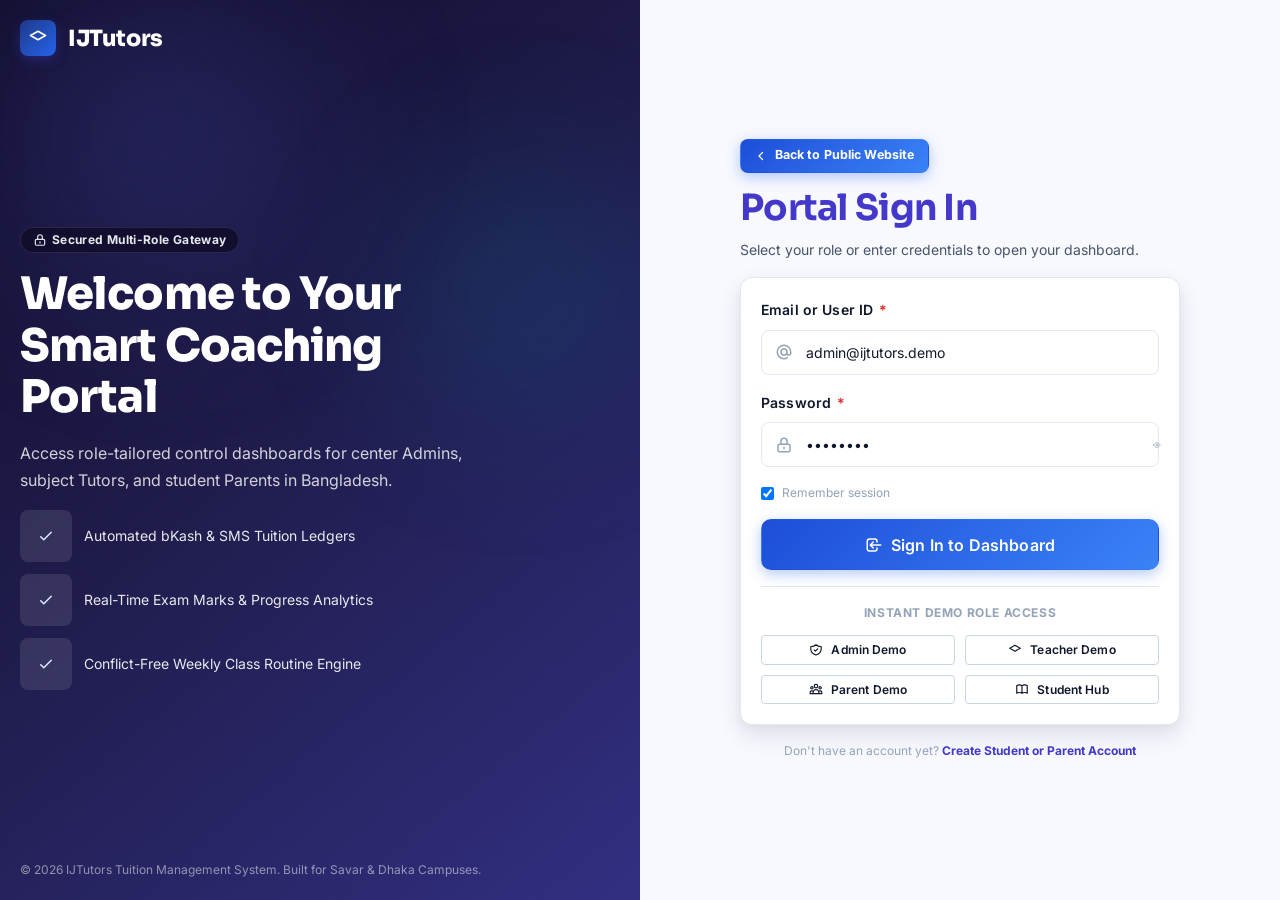
<file: login.html>
<!DOCTYPE html>
<html lang="en">
<head>
  <meta charset="UTF-8">
  <meta name="viewport" content="width=device-width, initial-scale=1.0">
  <title>Portal Login | IJTutors Management System</title>
  <link rel="preconnect" href="https://fonts.googleapis.com">
  <link rel="preconnect" href="https://fonts.gstatic.com" crossorigin>
  <link href="https://fonts.googleapis.com/css2?family=Sora:wght@400;500;600;700;800&family=Inter:wght@400;500;600;700&display=swap" rel="stylesheet">
  <link rel="stylesheet" href="css/main.css">
  <style>
    .login-wrapper {
      min-height: 100vh;
      display: grid;
      grid-template-columns: 1fr 1fr;
    }
    @media (max-width: 900px) {
      .login-wrapper { grid-template-columns: 1fr; }
      .login-banner-side { display: none; }
    }
  </style>
</head>
<body>

  <div class="login-wrapper">
    
    <!-- Left Banner Side -->
    <div class="login-banner-side position-relative overflow-hidden p-5 d-flex flex-column justify-content-between" style="background: var(--gradient-hero); color: #ffffff;">
      <div class="blob-shape blob-1"></div>
      <div class="blob-shape blob-2"></div>
      <div class="noise-overlay"></div>

      <div class="position-relative z-1">
        <a href="index.html" class="nav-brand text-white d-inline-flex align-items-center gap-3">
          <div class="nav-brand-icon">
            <svg fill="none" stroke="currentColor" viewBox="0 0 24 24"><path stroke-linecap="round" stroke-linejoin="round" stroke-width="2" d="M12 14l9-5-9-5-9 5 9 5z"/></svg>
          </div>
          <span style="font-size: 1.4rem; font-weight: 800;">IJTutors</span>
        </a>
      </div>

      <div class="position-relative z-1 my-auto py-5" style="max-width: 480px;">
        <span class="badge badge-dark mb-4 px-3 py-2">
          <svg width="14" height="14" fill="none" stroke="currentColor" viewBox="0 0 24 24"><path stroke-linecap="round" stroke-linejoin="round" stroke-width="2" d="M12 15v2m-6 4h12a2 2 0 002-2v-6a2 2 0 00-2-2H6a2 2 0 00-2 2v6a2 2 0 002 2zm10-10V7a4 4 0 00-8 0v4h8z"/></svg>
          <span>Secured Multi-Role Gateway</span>
        </span>
        <h1 class="text-white mb-4" style="font-size: clamp(2rem, 3.5vw, 3rem); font-weight: 800; line-height: 1.15;">
          Welcome to Your Smart Coaching Portal
        </h1>
        <p class="fs-base mb-4" style="color: rgba(255,255,255,0.8); line-height: 1.7;">
          Access role-tailored control dashboards for center Admins, subject Tutors, and student Parents in Bangladesh.
        </p>

        <div class="d-flex flex-column gap-3 mt-4">
          <div class="d-flex align-items-center gap-3">
            <div class="stat-icon-wrap primary" style="background: rgba(255,255,255,0.1); color: var(--color-teal-light);">
              <svg width="18" height="18" fill="none" stroke="currentColor" viewBox="0 0 24 24"><path stroke-linecap="round" stroke-linejoin="round" stroke-width="2" d="M5 13l4 4L19 7"/></svg>
            </div>
            <span class="fs-sm" style="color: rgba(255,255,255,0.9);">Automated bKash & SMS Tuition Ledgers</span>
          </div>

          <div class="d-flex align-items-center gap-3">
            <div class="stat-icon-wrap primary" style="background: rgba(255,255,255,0.1); color: var(--color-teal-light);">
              <svg width="18" height="18" fill="none" stroke="currentColor" viewBox="0 0 24 24"><path stroke-linecap="round" stroke-linejoin="round" stroke-width="2" d="M5 13l4 4L19 7"/></svg>
            </div>
            <span class="fs-sm" style="color: rgba(255,255,255,0.9);">Real-Time Exam Marks & Progress Analytics</span>
          </div>

          <div class="d-flex align-items-center gap-3">
            <div class="stat-icon-wrap primary" style="background: rgba(255,255,255,0.1); color: var(--color-teal-light);">
              <svg width="18" height="18" fill="none" stroke="currentColor" viewBox="0 0 24 24"><path stroke-linecap="round" stroke-linejoin="round" stroke-width="2" d="M5 13l4 4L19 7"/></svg>
            </div>
            <span class="fs-sm" style="color: rgba(255,255,255,0.9);">Conflict-Free Weekly Class Routine Engine</span>
          </div>
        </div>
      </div>

      <div class="position-relative z-1 fs-xs" style="color: rgba(255,255,255,0.5);">
        &copy; 2026 IJTutors Tuition Management System. Built for Savar & Dhaka Campuses.
      </div>
    </div>

    <!-- Right Login Form Side -->
    <div class="d-flex align-items-center justify-content-center p-4 p-md-5" style="background: var(--color-background);">
      <div style="width: 100%; max-width: 440px;">
        
        <div class="mb-4">
          <a href="index.html" class="btn btn-teal btn-sm mb-3 d-inline-flex align-items-center gap-2" style="padding: 0.35rem 0.85rem; border-radius: 8px; font-weight: 700; font-size: 0.78rem;">
            <svg width="12" height="12" fill="none" stroke="currentColor" viewBox="0 0 24 24"><path stroke-linecap="round" stroke-linejoin="round" stroke-width="2.5" d="M15 19l-7-7 7-7"/></svg>
            <span>Back to Public Website</span>
          </a>
          <h2 class="fs-3xl fw-bold text-primary mb-2">Portal Sign In</h2>
          <p class="fs-sm text-secondary">Select your role or enter credentials to open your dashboard.</p>
        </div>

        <!-- Login Form Card -->
        <div class="card p-5 shadow-lg">
          
          <form id="login-form">
            <div class="form-group mb-4">
              <label class="form-label">Email or User ID <span class="required">*</span></label>
              <div class="input-icon-wrapper">
                <svg fill="none" stroke="currentColor" viewBox="0 0 24 24"><path stroke-linecap="round" stroke-linejoin="round" stroke-width="2" d="M16 12a4 4 0 10-8 0 4 4 0 008 0zm0 0v1.5a2.5 2.5 0 005 0V12a9 9 0 10-9 9m4.5-1.206a8.959 8.959 0 01-4.5 1.207"/></svg>
                <input type="email" id="login-email" class="form-control" placeholder="admin@ijtutors.demo" required value="admin@ijtutors.demo">
              </div>
            </div>

            <div class="form-group mb-4">
              <label class="form-label">Password <span class="required">*</span></label>
              <div class="input-icon-wrapper" style="position: relative;">
                <svg fill="none" stroke="currentColor" viewBox="0 0 24 24"><path stroke-linecap="round" stroke-linejoin="round" stroke-width="2" d="M12 15v2m-6 4h12a2 2 0 002-2v-6a2 2 0 00-2-2H6a2 2 0 00-2 2v6a2 2 0 002 2zm10-10V7a4 4 0 00-8 0v4h8z"/></svg>
                <input type="password" id="login-password" class="form-control" placeholder="••••••••" required value="admin123" style="padding-right: 2.75rem;">
                <button type="button" id="toggle-password-btn" aria-label="Toggle password visibility" style="position: absolute; right: 0.75rem; top: 50%; transform: translateY(-50%); color: var(--color-muted); background: none; border: none; cursor: pointer; padding: 4px; display: flex; align-items: center; justify-content: center; transition: color 0.15s ease;">
                  <svg id="eye-icon-open" width="18" height="18" fill="none" stroke="currentColor" viewBox="0 0 24 24"><path stroke-linecap="round" stroke-linejoin="round" stroke-width="2" d="M15 12a3 3 0 11-6 0 3 3 0 016 0z"/><path stroke-linecap="round" stroke-linejoin="round" stroke-width="2" d="M2.458 12C3.732 7.943 7.523 5 12 5c4.478 0 8.268 2.943 9.542 7-1.274 4.057-5.064 7-9.542 7-4.477 0-8.268-2.943-9.542-7z"/></svg>
                  <svg id="eye-icon-closed" width="18" height="18" fill="none" stroke="currentColor" viewBox="0 0 24 24" style="display: none;"><path stroke-linecap="round" stroke-linejoin="round" stroke-width="2" d="M13.875 18.825A10.05 10.05 0 0112 19c-4.478 0-8.268-2.943-9.543-7a9.97 9.97 0 011.563-3.029m5.858-5.908a10.007 10.007 0 013.682-.663c4.478 0 8.268 2.943 9.542 7a9.97 9.97 0 01-1.9 3.208M15 12a3 3 0 11-6 0 3 3 0 016 0zm6 3L3 3"/></svg>
                </button>
              </div>
            </div>

            <div class="d-flex align-items-center justify-content-between mb-4 fs-xs text-muted">
              <label class="d-flex align-items-center gap-2 cursor-pointer">
                <input type="checkbox" id="login-remember" checked>
                <span>Remember session</span>
              </label>
            </div>

            <button type="submit" class="btn btn-teal btn-lg w-100 mb-4">
              <svg width="18" height="18" fill="none" stroke="currentColor" viewBox="0 0 24 24"><path stroke-linecap="round" stroke-linejoin="round" stroke-width="2" d="M11 16l-4-4m0 0l4-4m-4 4h14m-5 4v1a3 3 0 01-3 3H6a3 3 0 01-3-3V7a3 3 0 013-3h7a3 3 0 013 3v1"/></svg>
              <span>Sign In to Dashboard</span>
            </button>
          </form>

          <!-- Preset Demo Account Buttons -->
          <div class="pt-4 border-top">
            <div class="fs-xs fw-bold text-muted mb-3 text-center text-uppercase" style="letter-spacing: 0.05em;">Instant Demo Role Access</div>
            
            <div style="display: grid; grid-template-columns: 1fr 1fr; gap: 10px;">
              <button class="btn btn-sm btn-outline btn-demo-login d-flex align-items-center gap-2" data-role="admin">
                <svg width="14" height="14" fill="none" stroke="currentColor" viewBox="0 0 24 24"><path stroke-linecap="round" stroke-linejoin="round" stroke-width="2" d="M9 12l2 2 4-4m5.618-4.016A11.955 11.955 0 0112 2.944a11.955 11.955 0 01-8.618 3.04A12.02 12.02 0 003 9c0 5.591 3.824 10.29 9 11.622 5.176-1.332 9-6.03 9-11.622 0-1.042-.133-2.052-.382-3.016z"/></svg>
                <span>Admin Demo</span>
              </button>

              <button class="btn btn-sm btn-outline btn-demo-login d-flex align-items-center gap-2" data-role="teacher">
                <svg width="14" height="14" fill="none" stroke="currentColor" viewBox="0 0 24 24"><path stroke-linecap="round" stroke-linejoin="round" stroke-width="2" d="M12 14l9-5-9-5-9 5 9 5z"/></svg>
                <span>Teacher Demo</span>
              </button>

              <button class="btn btn-sm btn-outline btn-demo-login d-flex align-items-center gap-2" data-role="parent">
                <svg width="14" height="14" fill="none" stroke="currentColor" viewBox="0 0 24 24"><path stroke-linecap="round" stroke-linejoin="round" stroke-width="2" d="M17 20h5v-2a3 3 0 00-5.356-1.857M17 20H7m10 0v-2c0-.656-.126-1.283-.356-1.857M7 20H2v-2a3 3 0 015.356-1.857M7 20v-2c0-.656.126-1.283.356-1.857m0 0a5.002 5.002 0 019.288 0M15 7a3 3 0 11-6 0 3 3 0 016 0zm6 3a2 2 0 11-4 0 2 2 0 014 0zM7 10a2 2 0 11-4 0 2 2 0 014 0z"/></svg>
                <span>Parent Demo</span>
              </button>

              <button class="btn btn-sm btn-outline btn-demo-login d-flex align-items-center gap-2" data-role="student">
                <svg width="14" height="14" fill="none" stroke="currentColor" viewBox="0 0 24 24"><path stroke-linecap="round" stroke-linejoin="round" stroke-width="2" d="M12 6.253v13m0-13C10.832 5.477 9.246 5 7.5 5S4.168 5.477 3 6.253v13C4.168 18.477 5.754 18 7.5 18s3.332.477 4.5 1.253m0-13C13.168 5.477 14.754 5 16.5 5c1.747 0 3.332.477 4.5 1.253v13C19.832 18.477 18.247 18 16.5 18c-1.746 0-3.332.477-4.5 1.253"/></svg>
                <span>Student Hub</span>
              </button>
            </div>
          </div>

        </div>

        <div class="text-center mt-4 fs-xs text-muted">
          Don't have an account yet? <a href="register.html" class="text-primary fw-bold">Create Student or Parent Account</a>
        </div>

      </div>
    </div>

  </div>

  <script src="js/mock-data.js"></script>
  <script src="js/store.js"></script>
  <script src="js/auth.js"></script>
  <script src="js/ui.js"></script>
  <script src="js/app.js"></script>
  <script>
    document.addEventListener("DOMContentLoaded", () => {
      // Password visibility toggle
      const toggleBtn = document.getElementById("toggle-password-btn");
      const passwordInput = document.getElementById("login-password");
      const eyeOpen = document.getElementById("eye-icon-open");
      const eyeClosed = document.getElementById("eye-icon-closed");

      if (toggleBtn && passwordInput) {
        toggleBtn.addEventListener("click", () => {
          const isPassword = passwordInput.type === "password";
          passwordInput.type = isPassword ? "text" : "password";
          eyeOpen.style.display = isPassword ? "none" : "block";
          eyeClosed.style.display = isPassword ? "block" : "none";
        });
      }

      // Tab switcher logic
      const btnSignin = document.getElementById("tab-btn-signin");
      const btnRegister = document.getElementById("tab-btn-register");
      const cardSignin = document.getElementById("auth-card-signin");
      const cardRegister = document.getElementById("auth-card-register");
      const portalHeading = document.getElementById("portal-heading");
      const portalSubheading = document.getElementById("portal-subheading");

      if (btnSignin && btnRegister) {
        btnSignin.addEventListener("click", () => {
          cardSignin.style.display = "block";
          cardRegister.style.display = "none";
          btnSignin.style.background = "#ffffff";
          btnSignin.style.color = "var(--color-primary)";
          btnSignin.style.boxShadow = "var(--shadow-sm)";
          btnRegister.style.background = "transparent";
          btnRegister.style.color = "#64748b";
          btnRegister.style.boxShadow = "none";
          if (portalHeading) portalHeading.textContent = "Portal Sign In";
          if (portalSubheading) portalSubheading.textContent = "Select your role or enter credentials to open your dashboard.";
        });

        btnRegister.addEventListener("click", () => {
          cardSignin.style.display = "none";
          cardRegister.style.display = "block";
          btnRegister.style.background = "#ffffff";
          btnRegister.style.color = "var(--color-primary)";
          btnRegister.style.boxShadow = "var(--shadow-sm)";
          btnSignin.style.background = "transparent";
          btnSignin.style.color = "#64748b";
          btnSignin.style.boxShadow = "none";
          if (portalHeading) portalHeading.textContent = "Create Account";
          if (portalSubheading) portalSubheading.textContent = "Fill in your details to create a new portal account.";
        });
      }

      // Handle user registration form
      const registerForm = document.getElementById("register-account-form");
      if (registerForm) {
        registerForm.addEventListener("submit", (e) => {
          e.preventDefault();
          const name = document.getElementById("reg-name").value;
          const email = document.getElementById("reg-email").value;
          const role = document.getElementById("reg-role").value;
          const password = document.getElementById("reg-password").value;

          const res = window.authManager.registerUser(name, email, password, role);
          if (res.success) {
            UI.showToast(res.message, "success", "Welcome!");
            setTimeout(() => {
              window.location.href = res.redirect;
            }, 800);
          } else {
            UI.showToast(res.message, "danger", "Registration Error");
          }
        });
      }
    });
  </script>
</body>
</html>
</file>
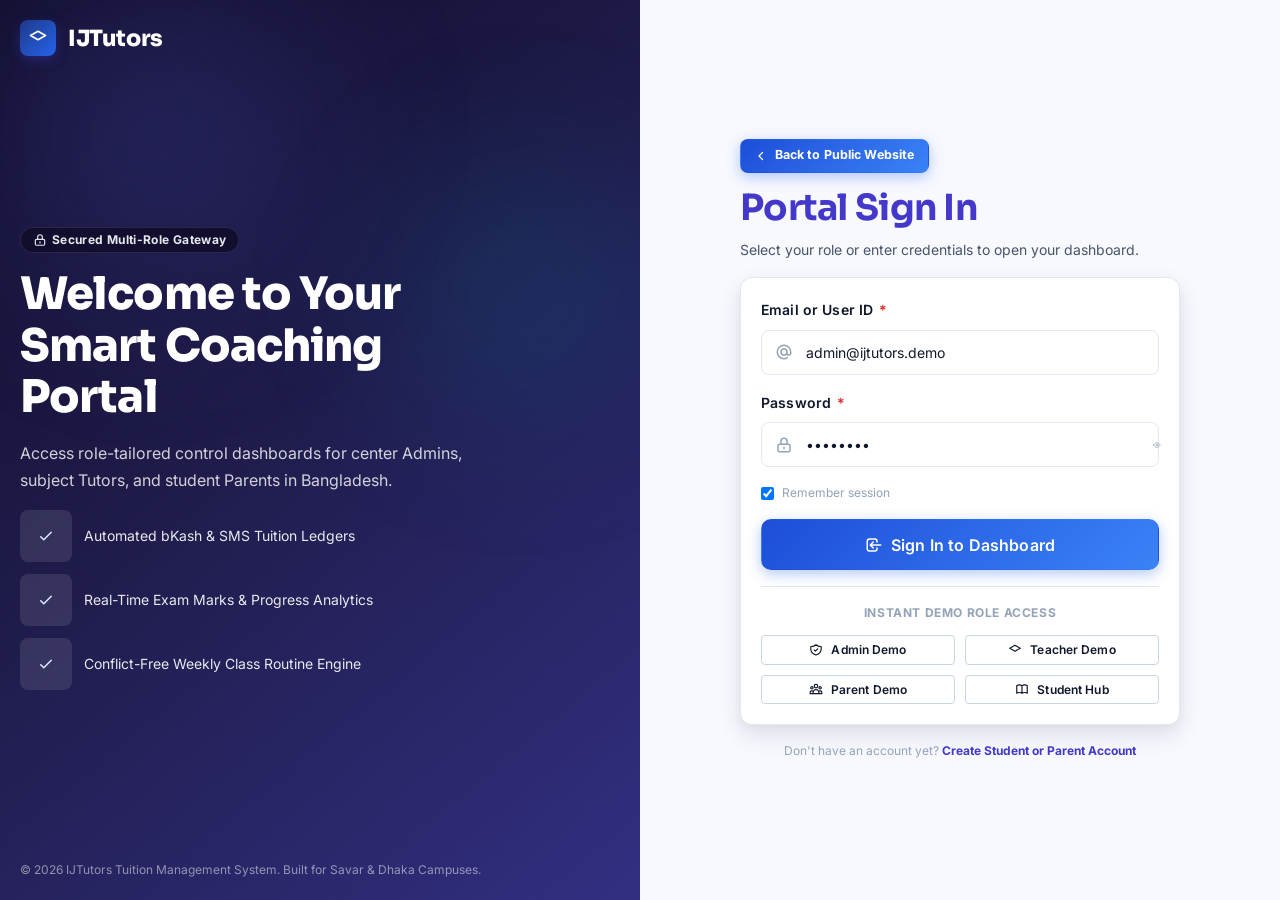
<file: parent-dashboard.html>
<!DOCTYPE html>
<html lang="en">
<head>
  <meta charset="UTF-8">
  <meta name="viewport" content="width=device-width, initial-scale=1.0">
  <title>Parent & Student Hub | IJTutors System</title>
  <link rel="preconnect" href="https://fonts.googleapis.com">
  <link rel="preconnect" href="https://fonts.gstatic.com" crossorigin>
  <link href="https://fonts.googleapis.com/css2?family=Inter:wght@400;500;600;700&family=Plus+Jakarta+Sans:wght@600;700;800&display=swap" rel="stylesheet">
  <link rel="stylesheet" href="css/main.css">
</head>
<body id="parent-app-root">

  <div class="app-shell">
    
    <!-- Sidebar Navigation -->
    <aside class="sidebar">
      <div class="sidebar-header">
        <a href="index.html" class="sidebar-brand">
          <svg width="24" height="24" fill="none" stroke="currentColor" viewBox="0 0 24 24"><path stroke-linecap="round" stroke-linejoin="round" stroke-width="2" d="M12 14l9-5-9-5-9 5 9 5z"/></svg>
          <span>Parent & Student</span>
        </a>
        <button class="sidebar-toggle-btn" aria-label="Toggle Sidebar">
          <svg width="20" height="20" fill="none" stroke="currentColor" viewBox="0 0 24 24"><path stroke-linecap="round" stroke-linejoin="round" stroke-width="2" d="M11 19l-7-7 7-7m8 14l-7-7 7-7"/></svg>
        </button>
      </div>

      <nav class="sidebar-nav tab-list">
        <div class="sidebar-link tab-item active" data-tab="tab-parent-overview">
          <svg fill="none" stroke="currentColor" viewBox="0 0 24 24"><path stroke-linecap="round" stroke-linejoin="round" stroke-width="2" d="M4 6a2 2 0 012-2h2a2 2 0 012 2v2a2 2 0 01-2 2H6a2 2 0 01-2-2V6zM14 6a2 2 0 012-2h2a2 2 0 012 2v2a2 2 0 01-2 2h-2a2 2 0 01-2-2V6zM4 16a2 2 0 012-2h2a2 2 0 012 2v2a2 2 0 01-2 2H6a2 2 0 01-2-2v-2zM14 16a2 2 0 012-2h2a2 2 0 012 2v2a2 2 0 01-2 2h-2a2 2 0 01-2-2v-2z"/></svg>
          <span>Immediate Summary</span>
        </div>

        <div class="sidebar-link tab-item" data-tab="tab-parent-performance">
          <svg fill="none" stroke="currentColor" viewBox="0 0 24 24"><path stroke-linecap="round" stroke-linejoin="round" stroke-width="2" d="M9 19v-6a2 2 0 00-2-2H5a2 2 0 00-2 2v6a2 2 0 002 2h2a2 2 0 002-2zm0 0V9a2 2 0 012-2h2a2 2 0 012 2v10m-6 0a2 2 0 002 2h2a2 2 0 002-2m0 0V5a2 2 0 012-2h2a2 2 0 012 2v14a2 2 0 01-2 2h-2a2 2 0 01-2-2z"/></svg>
          <span>Performance & Grades</span>
        </div>

        <div class="sidebar-link tab-item" data-tab="tab-parent-payments">
          <svg fill="none" stroke="currentColor" viewBox="0 0 24 24"><path stroke-linecap="round" stroke-linejoin="round" stroke-width="2" d="M12 8c-1.657 0-3 .895-3 2s1.343 2 3 2 3 .895 3 2-1.343 2-3 2m0-8c1.11 0 2.08.402 2.599 1M12 8V7m0 1v8m0 0v1m0-1c-1.11 0-2.08-.402-2.599-1M21 12a9 9 0 11-18 0 9 9 0 0118 0z"/></svg>
          <span>Tuition Fee Portal</span>
        </div>

        <div class="sidebar-link tab-item" data-tab="tab-parent-homework">
          <svg fill="none" stroke="currentColor" viewBox="0 0 24 24"><path stroke-linecap="round" stroke-linejoin="round" stroke-width="2" d="M12 6.253v13m0-13C10.832 5.477 9.246 5 7.5 5S4.168 5.477 3 6.253v13C4.168 18.477 5.754 18 7.5 18s3.332.477 4.5 1.253m0-13C13.168 5.477 14.754 5 16.5 5c1.747 0 3.332.477 4.5 1.253v13C19.832 18.477 18.247 18 16.5 18c-1.746 0-3.332.477-4.5 1.253"/></svg>
          <span>Homework Checklist</span>
        </div>

        <div class="sidebar-link tab-item" data-tab="tab-parent-enrolment">
          <svg fill="none" stroke="currentColor" viewBox="0 0 24 24"><path stroke-linecap="round" stroke-linejoin="round" stroke-width="2" d="M9 12h6m-6 4h6m2 5H7a2 2 0 01-2-2V5a2 2 0 01-2-2h5.586a1 1 0 01.707.293l5.414 5.414a1 1 0 01.293.707V19a2 2 0 01-2 2z"/></svg>
          <span>Student Enrolment</span>
        </div>
      </nav>

      <div class="sidebar-user">
        <img src="https://images.unsplash.com/photo-1500648767791-00dcc994a43e?auto=format&fit=crop&w=150&q=80" alt="Parent" class="avatar">
        <div class="sidebar-user-info">
          <div class="sidebar-user-name" id="parent-display-name">Md. Farhan Chowdhury</div>
          <div class="sidebar-user-role">Linked: Nafisa Rahman (Class 9)</div>
        </div>
      </div>
    </aside>

    <!-- Main Wrapper -->
    <div class="main-wrapper">
      
      <header class="top-header">
        <div class="d-flex align-items-center gap-3">
          <button class="mobile-nav-toggle d-block d-lg-none" aria-label="Open Menu">
            <svg width="24" height="24" fill="none" stroke="currentColor" viewBox="0 0 24 24"><path stroke-linecap="round" stroke-linejoin="round" stroke-width="2" d="M4 6h16M4 12h16M4 18h16"/></svg>
          </button>
          <div class="page-title">Parent & Student Portal</div>
        </div>

        <div class="header-actions">
          <button class="btn btn-outline btn-sm action-logout">Logout</button>
        </div>
      </header>

      <main class="content-body tabs-wrapper">
        
        <!-- Tab 1: Four Key Questions Immediate Overview -->
        <div class="tab-pane active" id="tab-parent-overview">
          
          <div class="card p-4 mb-4" style="background: linear-gradient(135deg, var(--color-primary-subtle) 0%, #ffffff 100%);">
            <div class="d-flex align-items-center gap-3">
              <img src="https://images.unsplash.com/photo-1517841905240-472988babdf9?auto=format&fit=crop&w=150&q=80" alt="Student" class="avatar avatar-lg">
              <div>
                <h2 class="fs-xl mb-1">Nafisa Rahman (Roll 901)</h2>
                <div class="fs-xs text-muted">Class 9 Science • Banani Campus • Term 2026</div>
              </div>
            </div>
          </div>

          <!-- Immediate 4 Answers Cards -->
          <div class="stats-grid">
            <div class="stat-card">
              <div class="stat-icon-wrap primary"><svg width="24" height="24" fill="none" stroke="currentColor" viewBox="0 0 24 24"><path stroke-linecap="round" stroke-linejoin="round" stroke-width="2" d="M12 8v4l3 3m6-3a9 9 0 11-18 0 9 9 0 0118 0z"/></svg></div>
              <div class="stat-info">
                <span class="stat-label">1. Next Upcoming Class</span>
                <span class="fw-bold fs-sm text-primary">Physics (Class 9)</span>
                <span class="fs-xs text-muted">Sunday @ 04:00 PM</span>
              </div>
            </div>

            <div class="stat-card">
              <div class="stat-icon-wrap warning"><svg width="24" height="24" fill="none" stroke="currentColor" viewBox="0 0 24 24"><path stroke-linecap="round" stroke-linejoin="round" stroke-width="2" d="M12 8c-1.657 0-3 .895-3 2s1.343 2 3 2 3 .895 3 2-1.343 2-3 2m0-8c1.11 0 2.08.402 2.599 1M12 8V7m0 1v8m0 0v1m0-1c-1.11 0-2.08-.402-2.599-1M21 12a9 9 0 11-18 0 9 9 0 0118 0z"/></svg></div>
              <div class="stat-info">
                <span class="stat-label">2. Fee Payment Status</span>
                <span class="badge" id="parent-stat-payment">PENDING</span>
                <span class="fs-xs text-muted mt-1">August Fee: ৳3,500</span>
              </div>
            </div>

            <div class="stat-card">
              <div class="stat-icon-wrap secondary"><svg width="24" height="24" fill="none" stroke="currentColor" viewBox="0 0 24 24"><path stroke-linecap="round" stroke-linejoin="round" stroke-width="2" d="M9 12h6m-6 4h6m2 5H7a2 2 0 01-2-2V5a2 2 0 01-2-2h5.586a1 1 0 01.707.293l5.414 5.414a1 1 0 01.293.707V19a2 2 0 01-2 2z"/></svg></div>
              <div class="stat-info">
                <span class="stat-label">3. Pending Homework</span>
                <span class="stat-value" id="parent-stat-homework">3</span>
                <span class="fs-xs text-muted">Due this week</span>
              </div>
            </div>

            <div class="stat-card">
              <div class="stat-icon-wrap success"><svg width="24" height="24" fill="none" stroke="currentColor" viewBox="0 0 24 24"><path stroke-linecap="round" stroke-linejoin="round" stroke-width="2" d="M9 12l2 2 4-4m6 2a9 9 0 11-18 0 9 9 0 0118 0z"/></svg></div>
              <div class="stat-info">
                <span class="stat-label">4. Overall Attendance</span>
                <span class="stat-value text-success" id="parent-stat-attendance">94%</span>
                <span class="fs-xs text-muted">Excellent Standing</span>
              </div>
            </div>
          </div>

          <div style="display: grid; grid-template-columns: 1fr 1fr; gap: 24px;">
            <div class="card p-4">
              <h3 class="card-title mb-3">Tuition Fee Pay Button</h3>
              <p class="fs-sm text-muted">Pay monthly tuition fees instantly via bKash, Nagad, or Bank card and generate a printable money receipt.</p>
              <button class="btn btn-teal mt-2 d-inline-flex align-items-center gap-2" onclick="openPayModal('PAY-2026-0801', 3500, 'August 2026')">
                <svg width="18" height="18" fill="none" stroke="currentColor" viewBox="0 0 24 24"><path stroke-linecap="round" stroke-linejoin="round" stroke-width="2" d="M17 9V7a2 2 0 00-2-2H5a2 2 0 00-2 2v6a2 2 0 002 2h2m2 4h10a2 2 0 002-2v-6a2 2 0 00-2-2H9a2 2 0 00-2 2v6a2 2 0 002 2zm7-5a2 2 0 11-4 0 2 2 0 014 0z"/></svg>
                <span>Pay August Fee (৳3,500)</span>
              </button>
            </div>

            <div class="card p-4">
              <h3 class="card-title mb-3">Academic Badge</h3>
              <div class="d-flex align-items-center gap-3">
                <div class="stat-icon-wrap accent" style="width: 48px; height: 48px;">
                  <svg width="24" height="24" fill="none" stroke="currentColor" viewBox="0 0 24 24"><path stroke-linecap="round" stroke-linejoin="round" stroke-width="2" d="M11.049 2.927c.3-.921 1.603-.921 1.902 0l1.519 4.674a1 1 0 00.95.69h4.915c.969 0 1.371 1.24.588 1.81l-3.976 2.888a1 1 0 00-.363 1.118l1.518 4.674c.3.922-.755 1.688-1.538 1.118l-3.976-2.888a1 1 0 00-1.176 0l-3.976 2.888c-.783.57-1.838-.197-1.538-1.118l1.518-4.674a1 1 0 00-.363-1.118l-3.976-2.888c-.784-.57-.38-1.81.588-1.81h4.914a1 1 0 00.951-.69l1.519-4.674z"/></svg>
                </div>
                <div>
                  <div class="fw-bold fs-sm text-primary">Star Scholar Award</div>
                  <div class="fs-xs text-muted">Recognized for top marks in Physics Kinematics model test!</div>
                </div>
              </div>
            </div>
          </div>

        </div>

        <!-- Tab 2: Performance Reports -->
        <div class="tab-pane" id="tab-parent-performance">
          <div class="card p-4">
            <div class="d-flex justify-content-between align-items-center mb-4">
              <h3 class="card-title">Subject Performance Sheet & Teacher Remarks</h3>
              <button class="btn btn-outline btn-sm d-inline-flex align-items-center gap-2" onclick="window.print()">
                <svg width="14" height="14" fill="none" stroke="currentColor" viewBox="0 0 24 24"><path stroke-linecap="round" stroke-linejoin="round" stroke-width="2" d="M17 17h2a2 2 0 002-2v-4a2 2 0 00-2-2H5a2 2 0 00-2 2v4a2 2 0 002 2h2m2 4h6a2 2 0 002-2v-4a2 2 0 00-2-2H9a2 2 0 00-2 2v4a2 2 0 002 2zm8-12V5a2 2 0 00-2-2H9a2 2 0 00-2 2v4h10z"/></svg>
                <span>Print Academic Report</span>
              </button>
            </div>
            <div class="performance-list" id="parent-performance-list"></div>
          </div>
        </div>

        <!-- Tab 3: Tuition Fee Portal -->
        <div class="tab-pane" id="tab-parent-payments">
          <div class="card p-4">
            <h3 class="card-title mb-4">Monthly Fee History & Digital Receipts</h3>
            <div id="parent-payment-list"></div>
          </div>
        </div>

        <!-- Tab 4: Homework Checklist -->
        <div class="tab-pane" id="tab-parent-homework">
          <div class="card p-4">
            <h3 class="card-title mb-4">Assigned Homework & Deadlines</h3>
            <div class="homework-grid" id="parent-homework-grid"></div>
          </div>
        </div>

        <!-- Tab 5: Student Enrolment Form -->
        <div class="tab-pane" id="tab-parent-enrolment">
          <div class="text-center mb-4">
            <span class="badge badge-teal mb-2 px-3 py-2">
              <svg width="14" height="14" fill="none" stroke="currentColor" viewBox="0 0 24 24"><path stroke-linecap="round" stroke-linejoin="round" stroke-width="2" d="M9 12h6m-6 4h6m2 5H7a2 2 0 01-2-2V5a2 2 0 01-2-2h5.586a1 1 0 01.707.293l5.414 5.414a1 1 0 01.293.707V19a2 2 0 01-2 2z"/></svg>
              <span>Paperless Admission Application</span>
            </span>
            <h1 class="fs-2xl fw-bold text-primary mb-2">Student Enrolment Form</h1>
            <p class="text-secondary fs-sm" style="max-width: 580px; margin: 0 auto;">Complete parent & student details to submit an online admission request to IJTutors Tuition Center.</p>
          </div>

          <!-- Progress bar -->
          <div class="card p-4 mb-4 shadow-sm">
            <div class="progress-bar-wrap mb-3">
              <div class="progress-bar-fill" style="width: 100%;"></div>
            </div>
            <div class="d-flex justify-content-between fs-xs text-muted fw-semibold flex-wrap gap-2">
              <span class="d-flex align-items-center gap-1 text-primary">
                <svg width="12" height="12" fill="none" stroke="currentColor" viewBox="0 0 24 24"><path stroke-linecap="round" stroke-linejoin="round" stroke-width="2" d="M5 13l4 4L19 7"/></svg>
                1. Guardian Profile
              </span>
              <span class="d-flex align-items-center gap-1 text-primary">
                <svg width="12" height="12" fill="none" stroke="currentColor" viewBox="0 0 24 24"><path stroke-linecap="round" stroke-linejoin="round" stroke-width="2" d="M5 13l4 4L19 7"/></svg>
                2. Student Information
              </span>
              <span class="d-flex align-items-center gap-1 text-primary">
                <svg width="12" height="12" fill="none" stroke="currentColor" viewBox="0 0 24 24"><path stroke-linecap="round" stroke-linejoin="round" stroke-width="2" d="M5 13l4 4L19 7"/></svg>
                3. Subject Selection
              </span>
              <span class="d-flex align-items-center gap-1 text-primary">
                <svg width="12" height="12" fill="none" stroke="currentColor" viewBox="0 0 24 24"><path stroke-linecap="round" stroke-linejoin="round" stroke-width="2" d="M5 13l4 4L19 7"/></svg>
                4. Complete Enrolment
              </span>
            </div>
          </div>

          <!-- Form Card -->
          <div class="card p-5 shadow-lg">
            <form id="dashboard-enrolment-form">
              <!-- Guardian Profile -->
              <div class="d-flex align-items-center gap-2 mb-3 text-primary">
                <div class="stat-icon-wrap primary" style="width: 36px; height: 36px;">
                  <svg width="18" height="18" fill="none" stroke="currentColor" viewBox="0 0 24 24"><path stroke-linecap="round" stroke-linejoin="round" stroke-width="2" d="M17 20h5v-2a3 3 0 00-5.356-1.857M17 20H7m10 0v-2c0-.656-.126-1.283-.356-1.857M7 20H2v-2a3 3 0 015.356-1.857M7 20v-2c0-.656.126-1.283.356-1.857m0 0a5.002 5.002 0 019.288 0M15 7a3 3 0 11-6 0 3 3 0 016 0z"/></svg>
                </div>
                <h3 class="fs-md fw-bold m-0">Parent / Guardian Profile</h3>
              </div>

              <div style="display: grid; grid-template-columns: 1fr 1fr; gap: 16px;" class="mb-4">
                <div class="form-group">
                  <label class="form-label">Parent Full Name <span class="required">*</span></label>
                  <div class="input-icon-wrapper">
                    <svg fill="none" stroke="currentColor" viewBox="0 0 24 24"><path stroke-linecap="round" stroke-linejoin="round" stroke-width="2" d="M16 7a4 4 0 11-8 0 4 4 0 018 0zM12 14a7 7 0 00-7 7h14a7 7 0 00-7-7z"/></svg>
                    <input type="text" id="dash-reg-parent-name" class="form-control" placeholder="e.g. Sharmin Akhter" required value="Md. Farhan Chowdhury">
                  </div>
                </div>

                <div class="form-group">
                  <label class="form-label">Phone Number (bKash/Nagad linked) <span class="required">*</span></label>
                  <div class="input-icon-wrapper">
                    <svg fill="none" stroke="currentColor" viewBox="0 0 24 24"><path stroke-linecap="round" stroke-linejoin="round" stroke-width="2" d="M3 5a2 2 0 012-2h3.28a1 1 0 01.948.684l1.498 4.493a1 1 0 01-.502 1.21l-2.257 1.13a11.042 11.042 0 005.516 5.516l1.13-2.257a1 1 0 011.21-.502l4.493 1.498a1 1 0 01.684.949V19a2 2 0 01-2 2h-1C9.716 21 3 14.284 3 6V5z"/></svg>
                    <input type="tel" id="dash-reg-parent-phone" class="form-control" placeholder="01712345678" required value="01712345678">
                  </div>
                </div>
              </div>

              <!-- Student Section -->
              <div class="d-flex align-items-center gap-2 mb-3 text-primary border-top pt-4">
                <div class="stat-icon-wrap teal" style="width: 36px; height: 36px;">
                  <svg width="18" height="18" fill="none" stroke="currentColor" viewBox="0 0 24 24"><path stroke-linecap="round" stroke-linejoin="round" stroke-width="2" d="M12 14l9-5-9-5-9 5 9 5z"/></svg>
                </div>
                <h3 class="fs-md fw-bold m-0">Student Academic Information</h3>
              </div>

              <div style="display: grid; grid-template-columns: 1fr 1fr; gap: 16px;" class="mb-4">
                <div class="form-group">
                  <label class="form-label">Student Full Name <span class="required">*</span></label>
                  <div class="input-icon-wrapper">
                    <svg fill="none" stroke="currentColor" viewBox="0 0 24 24"><path stroke-linecap="round" stroke-linejoin="round" stroke-width="2" d="M16 7a4 4 0 11-8 0 4 4 0 018 0zM12 14a7 7 0 00-7 7h14a7 7 0 00-7-7z"/></svg>
                    <input type="text" id="dash-reg-student-name" class="form-control" placeholder="e.g. Rayhan Chowdhury" required>
                  </div>
                </div>

                <div class="form-group">
                  <label class="form-label">Academic Class Stream <span class="required">*</span></label>
                  <select id="dash-reg-class" class="form-select" required>
                    <option value="Class 9">Class 9 (SSC Science)</option>
                    <option value="Class 10">Class 10 (SSC Science)</option>
                    <option value="Class 11">Class 11 (HSC Science)</option>
                    <option value="Class 12">Class 12 (HSC Science)</option>
                  </select>
                </div>
              </div>

              <div class="form-group mb-4">
                <label class="form-label">Preferred Subject Courses</label>
                <div style="display: grid; grid-template-columns: repeat(auto-fit, minmax(140px, 1fr)); gap: 10px;">
                  <label class="d-flex align-items-center gap-2 fs-xs cursor-pointer p-2 border rounded bg-white">
                    <input type="checkbox" name="dash-reg-subjects" value="Mathematics" checked>
                    <span>General Math</span>
                  </label>
                  <label class="d-flex align-items-center gap-2 fs-xs cursor-pointer p-2 border rounded bg-white">
                    <input type="checkbox" name="dash-reg-subjects" value="Physics" checked>
                    <span>Physics</span>
                  </label>
                  <label class="d-flex align-items-center gap-2 fs-xs cursor-pointer p-2 border rounded bg-white">
                    <input type="checkbox" name="dash-reg-subjects" value="Chemistry" checked>
                    <span>Chemistry</span>
                  </label>
                  <label class="d-flex align-items-center gap-2 fs-xs cursor-pointer p-2 border rounded bg-white">
                    <input type="checkbox" name="dash-reg-subjects" value="Higher Math">
                    <span>Higher Math</span>
                  </label>
                </div>
              </div>

              <div class="form-group mb-4 border-top pt-4">
                <label class="d-flex align-items-center gap-2 fs-xs cursor-pointer text-secondary">
                  <input type="checkbox" required checked>
                  <span>I agree to IJTutors tuition terms, class routines, and monthly billing schedules.</span>
                </label>
              </div>

              <button type="submit" class="btn btn-teal btn-lg w-100">
                <svg width="18" height="18" fill="none" stroke="currentColor" viewBox="0 0 24 24"><path stroke-linecap="round" stroke-linejoin="round" stroke-width="2" d="M12 6v6m0 0v6m0-6h6m-6 0H6"/></svg>
                <span>Submit Admission Request</span>
              </button>
            </form>
          </div>
        </div>

      </main>
    </div>
  </div>

  <!-- MODALS -->

  <!-- Pay Fee Modal -->
  <div class="modal-backdrop" id="modal-pay-fee">
    <div class="modal">
      <div class="modal-header">
        <span class="fw-bold">Pay Tuition Fee Online</span>
        <button class="btn-icon" onclick="UI.closeModal('modal-pay-fee')" aria-label="Close">
          <svg width="14" height="14" fill="none" stroke="currentColor" viewBox="0 0 24 24"><path stroke-linecap="round" stroke-linejoin="round" stroke-width="2.5" d="M6 18L18 6M6 6l12 12"/></svg>
        </button>
      </div>
      <form id="checkout-payment-form">
        <input type="hidden" id="pay-modal-id">
        <div class="modal-body">
          <div class="p-3 bg-light rounded-md mb-3">
            <div class="fs-xs text-muted">Billed Month: <strong id="pay-modal-month">August 2026</strong></div>
            <div class="fs-xl fw-bold text-primary mt-1" id="pay-modal-amount">৳ 3,500</div>
          </div>

          <div class="form-group mb-3">
            <label class="form-label">Select Payment Gateway</label>
            <div class="d-flex flex-column gap-2" style="display: flex; flex-direction: column; gap: 8px;">
              <label class="p-3 border rounded-md d-flex align-items-center gap-3 cursor-pointer">
                <input type="radio" name="pay-method" value="bKash" checked>
                <div class="fw-bold fs-sm">bKash Payment Gateway</div>
              </label>

              <label class="p-3 border rounded-md d-flex align-items-center gap-3 cursor-pointer">
                <input type="radio" name="pay-method" value="Nagad">
                <div class="fw-bold fs-sm">Nagad Mobile Wallet</div>
              </label>

              <label class="p-3 border rounded-md d-flex align-items-center gap-3 cursor-pointer">
                <input type="radio" name="pay-method" value="Cash">
                <div class="fw-bold fs-sm">Cash Counter</div>
              </label>
            </div>
          </div>

          <div class="p-3 border rounded-md mb-3 bg-light" style="background: rgba(37,99,235,0.05);">
            <div class="fs-xs text-muted mb-2">Merchant Number: <strong class="text-primary">01712-345678</strong></div>
            <div class="form-group mb-2">
              <label class="form-label fs-xs">Sender Phone Number <span class="required">*</span></label>
              <input type="tel" id="pay-sender-phone" class="form-control" placeholder="01712345678" required value="01911223344">
            </div>
            <div class="form-group">
              <label class="form-label fs-xs">Transaction ID (TrxID) <span class="required">*</span></label>
              <input type="text" id="pay-trx-id" class="form-control" placeholder="e.g. BK9X72810" required value="BK9X72810">
            </div>
          </div>
        </div>
        <div class="modal-footer">
          <button type="button" class="btn btn-outline" onclick="UI.closeModal('modal-pay-fee')">Cancel</button>
          <button type="submit" class="btn btn-primary">Confirm Payment</button>
        </div>
      </form>
    </div>
  </div>

  <!-- View Money Receipt Modal -->
  <div class="modal-backdrop" id="modal-view-receipt">
    <div class="modal">
      <div class="modal-header no-print">
        <span class="fw-bold">Payment Money Receipt</span>
        <button class="btn-icon" onclick="UI.closeModal('modal-view-receipt')" aria-label="Close">
          <svg width="14" height="14" fill="none" stroke="currentColor" viewBox="0 0 24 24"><path stroke-linecap="round" stroke-linejoin="round" stroke-width="2.5" d="M6 18L18 6M6 6l12 12"/></svg>
        </button>
      </div>
      <div class="modal-body" id="receipt-modal-content"></div>
      <div class="modal-footer no-print">
        <button class="btn btn-outline d-inline-flex align-items-center gap-2" onclick="window.print()">
          <svg width="16" height="16" fill="none" stroke="currentColor" viewBox="0 0 24 24"><path stroke-linecap="round" stroke-linejoin="round" stroke-width="2" d="M17 17h2a2 2 0 002-2v-4a2 2 0 00-2-2H5a2 2 0 00-2 2v4a2 2 0 002 2h2m2 4h6a2 2 0 002-2v-4a2 2 0 00-2-2H9a2 2 0 00-2 2v4a2 2 0 002 2zm8-12V5a2 2 0 00-2-2H9a2 2 0 00-2 2v4h10z"/></svg>
          <span>Print Receipt</span>
        </button>
        <button class="btn btn-primary" onclick="UI.closeModal('modal-view-receipt')">Close</button>
      </div>
    </div>
  </div>

  <script src="https://cdnjs.cloudflare.com/ajax/libs/gsap/3.12.5/gsap.min.js"></script>
  <script src="js/mock-data.js"></script>
  <script src="js/store.js"></script>
  <script src="js/auth.js"></script>
  <script src="js/ui.js"></script>
  <script src="js/animations.js"></script>
  <script src="js/parent.js"></script>
  <script src="js/app.js"></script>
</body>
</html>
</file>
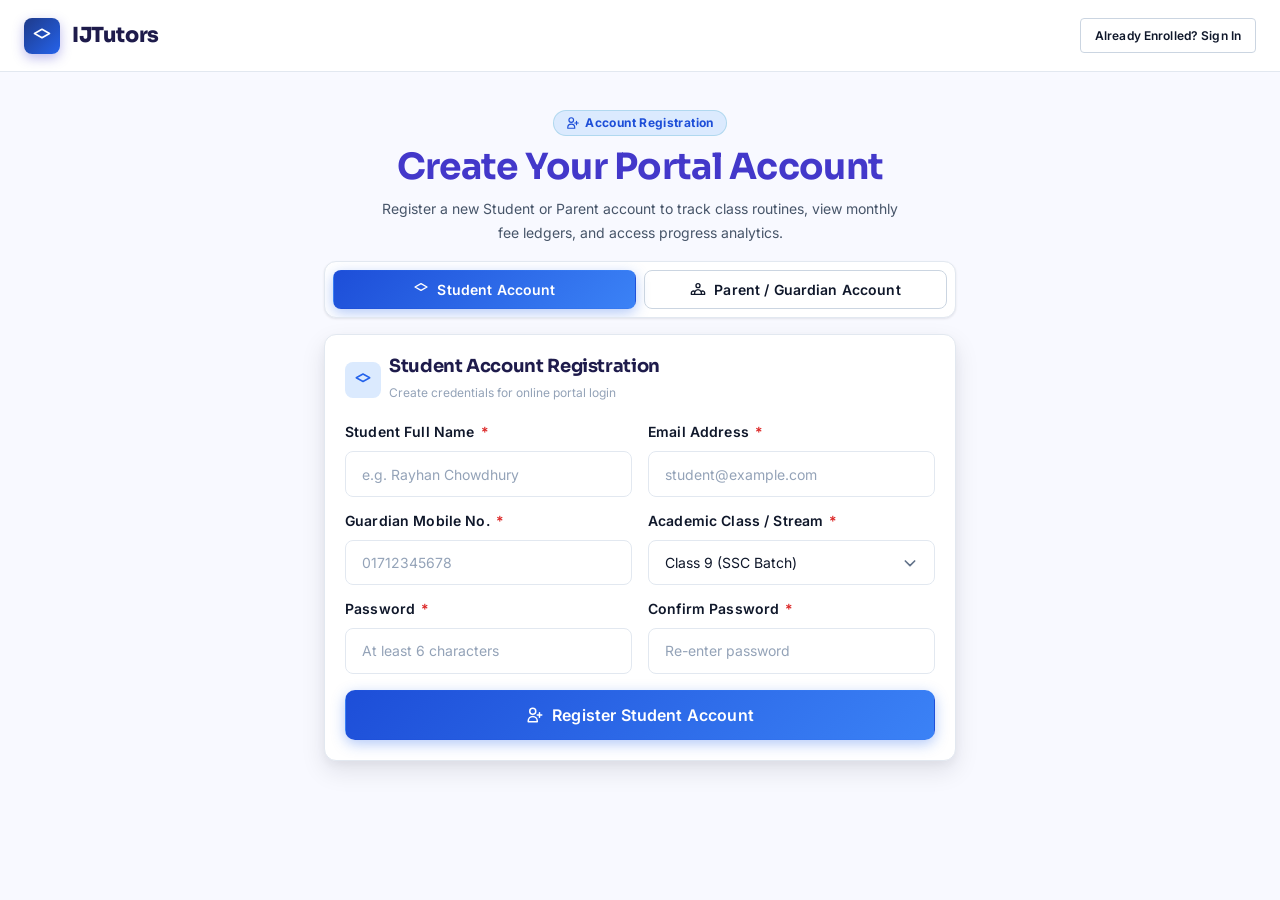
<file: register.html>
<!DOCTYPE html>
<html lang="en">
<head>
  <meta charset="UTF-8">
  <meta name="viewport" content="width=device-width, initial-scale=1.0">
  <title>Create Account | IJTutors Management System</title>
  <link rel="preconnect" href="https://fonts.googleapis.com">
  <link rel="preconnect" href="https://fonts.gstatic.com" crossorigin>
  <link href="https://fonts.googleapis.com/css2?family=Sora:wght@400;500;600;700;800&family=Inter:wght@400;500;600;700&display=swap" rel="stylesheet">
  <link rel="stylesheet" href="css/main.css">
</head>
<body style="background-color: var(--color-background); min-height: 100vh; padding-bottom: 80px;">

  <!-- Navigation Bar -->
  <header class="navbar navbar-solid">
    <div class="container">
      <a href="index.html" class="nav-brand">
        <div class="nav-brand-icon">
          <svg fill="none" stroke="currentColor" viewBox="0 0 24 24"><path stroke-linecap="round" stroke-linejoin="round" stroke-width="2" d="M12 14l9-5-9-5-9 5 9 5z"/></svg>
        </div>
        <span>IJTutors</span>
      </a>
      <div class="nav-actions">
        <a href="login.html" class="btn btn-outline btn-sm">Already Enrolled? Sign In</a>
      </div>
    </div>
  </header>

  <!-- Container -->
  <div class="container" style="max-width: 680px; margin-top: 110px;">
    
    <div class="text-center mb-4">
      <span class="badge badge-teal mb-2 px-3 py-2">
        <svg width="14" height="14" fill="none" stroke="currentColor" viewBox="0 0 24 24"><path stroke-linecap="round" stroke-linejoin="round" stroke-width="2" d="M18 9v3m0 0v3m0-3h3m-3 0h-3m-2-5a4 4 0 11-8 0 4 4 0 018 0zM3 20a6 6 0 0112 0v1H3v-1z"/></svg>
        <span>Account Registration</span>
      </span>
      <h1 class="fs-3xl fw-bold text-primary mb-2">Create Your Portal Account</h1>
      <p class="text-secondary fs-sm" style="max-width: 540px; margin: 0 auto;">Register a new Student or Parent account to track class routines, view monthly fee ledgers, and access progress analytics.</p>
    </div>

    <!-- Role Toggle Tab -->
    <div class="card p-2 mb-4 shadow-sm" style="background: var(--color-surface); border-radius: var(--radius-xl);">
      <div class="d-flex" style="gap: 8px;">
        <button type="button" id="tab-btn-student" class="btn btn-teal w-50 justify-content-center py-2" onclick="switchRegRole('student')">
          <svg width="16" height="16" fill="none" stroke="currentColor" viewBox="0 0 24 24"><path stroke-linecap="round" stroke-linejoin="round" stroke-width="2" d="M12 14l9-5-9-5-9 5 9 5z"/></svg>
          <span>Student Account</span>
        </button>
        <button type="button" id="tab-btn-parent" class="btn btn-outline w-50 justify-content-center py-2" onclick="switchRegRole('parent')">
          <svg width="16" height="16" fill="none" stroke="currentColor" viewBox="0 0 24 24"><path stroke-linecap="round" stroke-linejoin="round" stroke-width="2" d="M17 20h5v-2a3 3 0 00-5.356-1.857M17 20H7m10 0v-2c0-.656-.126-1.283-.356-1.857M7 20H2v-2a3 3 0 015.356-1.857M7 20v-2c0-.656.126-1.283.356-1.857m0 0a5.002 5.002 0 019.288 0M15 7a3 3 0 11-6 0 3 3 0 016 0z"/></svg>
          <span>Parent / Guardian Account</span>
        </button>
      </div>
    </div>

    <!-- Student Registration Form -->
    <div class="card p-5 shadow-lg" id="panel-student-reg">
      <form id="student-reg-form">
        <input type="hidden" name="role" value="student">
        <div class="d-flex align-items-center gap-2 mb-4 text-primary">
          <div class="stat-icon-wrap teal" style="width: 36px; height: 36px;">
            <svg width="18" height="18" fill="none" stroke="currentColor" viewBox="0 0 24 24"><path stroke-linecap="round" stroke-linejoin="round" stroke-width="2" d="M12 14l9-5-9-5-9 5 9 5z"/></svg>
          </div>
          <div>
            <h3 class="fs-md fw-bold m-0">Student Account Registration</h3>
            <span class="fs-xs text-muted">Create credentials for online portal login</span>
          </div>
        </div>

        <div style="display: grid; grid-template-columns: 1fr 1fr; gap: 16px;" class="mb-3">
          <div class="form-group">
            <label class="form-label">Student Full Name <span class="required">*</span></label>
            <input type="text" id="stu-name" class="form-control" placeholder="e.g. Rayhan Chowdhury" required>
          </div>
          <div class="form-group">
            <label class="form-label">Email Address <span class="required">*</span></label>
            <input type="email" id="stu-email" class="form-control" placeholder="student@example.com" required>
          </div>
        </div>

        <div style="display: grid; grid-template-columns: 1fr 1fr; gap: 16px;" class="mb-3">
          <div class="form-group">
            <label class="form-label">Guardian Mobile No. <span class="required">*</span></label>
            <input type="tel" id="stu-phone" class="form-control" placeholder="01712345678" required>
          </div>
          <div class="form-group">
            <label class="form-label">Academic Class / Stream <span class="required">*</span></label>
            <select id="stu-class" class="form-select" required>
              <option value="Class 9">Class 9 (SSC Batch)</option>
              <option value="Class 10">Class 10 (SSC Candidate)</option>
              <option value="HSC 1st Year">HSC 1st Year</option>
              <option value="HSC 2nd Year">HSC 2nd Year</option>
            </select>
          </div>
        </div>

        <div style="display: grid; grid-template-columns: 1fr 1fr; gap: 16px;" class="mb-4">
          <div class="form-group">
            <label class="form-label">Password <span class="required">*</span></label>
            <input type="password" id="stu-password" class="form-control" placeholder="At least 6 characters" required minlength="6">
          </div>
          <div class="form-group">
            <label class="form-label">Confirm Password <span class="required">*</span></label>
            <input type="password" id="stu-confirm-password" class="form-control" placeholder="Re-enter password" required minlength="6">
          </div>
        </div>

        <button type="submit" class="btn btn-teal btn-lg w-100">
          <svg width="18" height="18" fill="none" stroke="currentColor" viewBox="0 0 24 24"><path stroke-linecap="round" stroke-linejoin="round" stroke-width="2" d="M18 9v3m0 0v3m0-3h3m-3 0h-3m-2-5a4 4 0 11-8 0 4 4 0 018 0zM3 20a6 6 0 0112 0v1H3v-1z"/></svg>
          <span>Register Student Account</span>
        </button>
      </form>
    </div>

    <!-- Parent Registration Form -->
    <div class="card p-5 shadow-lg d-none" id="panel-parent-reg">
      <form id="parent-reg-form">
        <input type="hidden" name="role" value="parent">
        <div class="d-flex align-items-center gap-2 mb-4 text-primary">
          <div class="stat-icon-wrap primary" style="width: 36px; height: 36px;">
            <svg width="18" height="18" fill="none" stroke="currentColor" viewBox="0 0 24 24"><path stroke-linecap="round" stroke-linejoin="round" stroke-width="2" d="M17 20h5v-2a3 3 0 00-5.356-1.857M17 20H7m10 0v-2c0-.656-.126-1.283-.356-1.857M7 20H2v-2a3 3 0 015.356-1.857M7 20v-2c0-.656.126-1.283.356-1.857m0 0a5.002 5.002 0 019.288 0M15 7a3 3 0 11-6 0 3 3 0 016 0z"/></svg>
          </div>
          <div>
            <h3 class="fs-md fw-bold m-0">Parent / Guardian Registration</h3>
            <span class="fs-xs text-muted">Register to monitor your child's progress & payments</span>
          </div>
        </div>

        <div style="display: grid; grid-template-columns: 1fr 1fr; gap: 16px;" class="mb-3">
          <div class="form-group">
            <label class="form-label">Parent Full Name <span class="required">*</span></label>
            <input type="text" id="prn-name" class="form-control" placeholder="e.g. Sharmin Akhter" required>
          </div>
          <div class="form-group">
            <label class="form-label">Email Address <span class="required">*</span></label>
            <input type="email" id="prn-email" class="form-control" placeholder="parent@example.com" required>
          </div>
        </div>

        <div style="display: grid; grid-template-columns: 1fr 1fr; gap: 16px;" class="mb-3">
          <div class="form-group">
            <label class="form-label">Mobile Phone (bKash/Nagad) <span class="required">*</span></label>
            <input type="tel" id="prn-phone" class="form-control" placeholder="01712345678" required>
          </div>
          <div class="form-group">
            <label class="form-label">Enrolled Student Name / Roll <span class="required">*</span></label>
            <input type="text" id="prn-student-ref" class="form-control" placeholder="e.g. Nafisa Rahman (Roll 901)" required>
          </div>
        </div>

        <div style="display: grid; grid-template-columns: 1fr 1fr; gap: 16px;" class="mb-4">
          <div class="form-group">
            <label class="form-label">Password <span class="required">*</span></label>
            <input type="password" id="prn-password" class="form-control" placeholder="At least 6 characters" required minlength="6">
          </div>
          <div class="form-group">
            <label class="form-label">Confirm Password <span class="required">*</span></label>
            <input type="password" id="prn-confirm-password" class="form-control" placeholder="Re-enter password" required minlength="6">
          </div>
        </div>

        <button type="submit" class="btn btn-primary btn-lg w-100">
          <svg width="18" height="18" fill="none" stroke="currentColor" viewBox="0 0 24 24"><path stroke-linecap="round" stroke-linejoin="round" stroke-width="2" d="M18 9v3m0 0v3m0-3h3m-3 0h-3m-2-5a4 4 0 11-8 0 4 4 0 018 0zM3 20a6 6 0 0112 0v1H3v-1z"/></svg>
          <span>Register Parent Account</span>
        </button>
      </form>
    </div>

  </div>

  <script src="js/mock-data.js"></script>
  <script src="js/store.js"></script>
  <script src="js/auth.js"></script>
  <script src="js/ui.js"></script>
  <script src="js/app.js"></script>
  <script>
    function switchRegRole(role) {
      const studentBtn = document.getElementById('tab-btn-student');
      const parentBtn = document.getElementById('tab-btn-parent');
      const studentPanel = document.getElementById('panel-student-reg');
      const parentPanel = document.getElementById('panel-parent-reg');

      if (role === 'student') {
        studentBtn.className = 'btn btn-teal w-50 justify-content-center py-2';
        parentBtn.className = 'btn btn-outline w-50 justify-content-center py-2';
        studentPanel.classList.remove('d-none');
        parentPanel.classList.add('d-none');
      } else {
        studentBtn.className = 'btn btn-outline w-50 justify-content-center py-2';
        parentBtn.className = 'btn btn-primary w-50 justify-content-center py-2';
        studentPanel.classList.add('d-none');
        parentPanel.classList.remove('d-none');
      }
    }

    // Student Form Submit
    document.getElementById('student-reg-form').addEventListener('submit', function(e) {
      e.preventDefault();
      const name = document.getElementById('stu-name').value.trim();
      const email = document.getElementById('stu-email').value.trim();
      const phone = document.getElementById('stu-phone').value.trim();
      const classStream = document.getElementById('stu-class').value;
      const pass = document.getElementById('stu-password').value;
      const confirmPass = document.getElementById('stu-confirm-password').value;

      if (pass !== confirmPass) {
        UI.showToast("Passwords do not match. Please re-enter your password.", "error", "Registration Error");
        return;
      }

      // Add to store students list
      if (window.appStore && window.appStore.addStudent) {
        window.appStore.addStudent({
          name: name,
          className: classStream,
          parentPhone: phone,
          email: email
        });
      }

      const res = window.authManager.registerUser(name, email, pass, "student");
      if (res.success) {
        UI.showToast(`Welcome ${name}! Student account registered successfully.`, "success", "Registration Successful");
        setTimeout(() => { window.location.href = res.redirect; }, 1000);
      } else {
        UI.showToast(res.message, "error", "Registration Failed");
      }
    });

    // Parent Form Submit
    document.getElementById('parent-reg-form').addEventListener('submit', function(e) {
      e.preventDefault();
      const name = document.getElementById('prn-name').value.trim();
      const email = document.getElementById('prn-email').value.trim();
      const phone = document.getElementById('prn-phone').value.trim();
      const studentRef = document.getElementById('prn-student-ref').value.trim();
      const pass = document.getElementById('prn-password').value;
      const confirmPass = document.getElementById('prn-confirm-password').value;

      if (pass !== confirmPass) {
        UI.showToast("Passwords do not match. Please re-enter your password.", "error", "Registration Error");
        return;
      }

      const res = window.authManager.registerUser(name, email, pass, "parent");
      if (res.success) {
        UI.showToast(`Welcome ${name}! Parent account registered successfully.`, "success", "Registration Successful");
        setTimeout(() => { window.location.href = res.redirect; }, 1000);
      } else {
        UI.showToast(res.message, "error", "Registration Failed");
      }
    });
  </script>
</body>
</html>
</file>
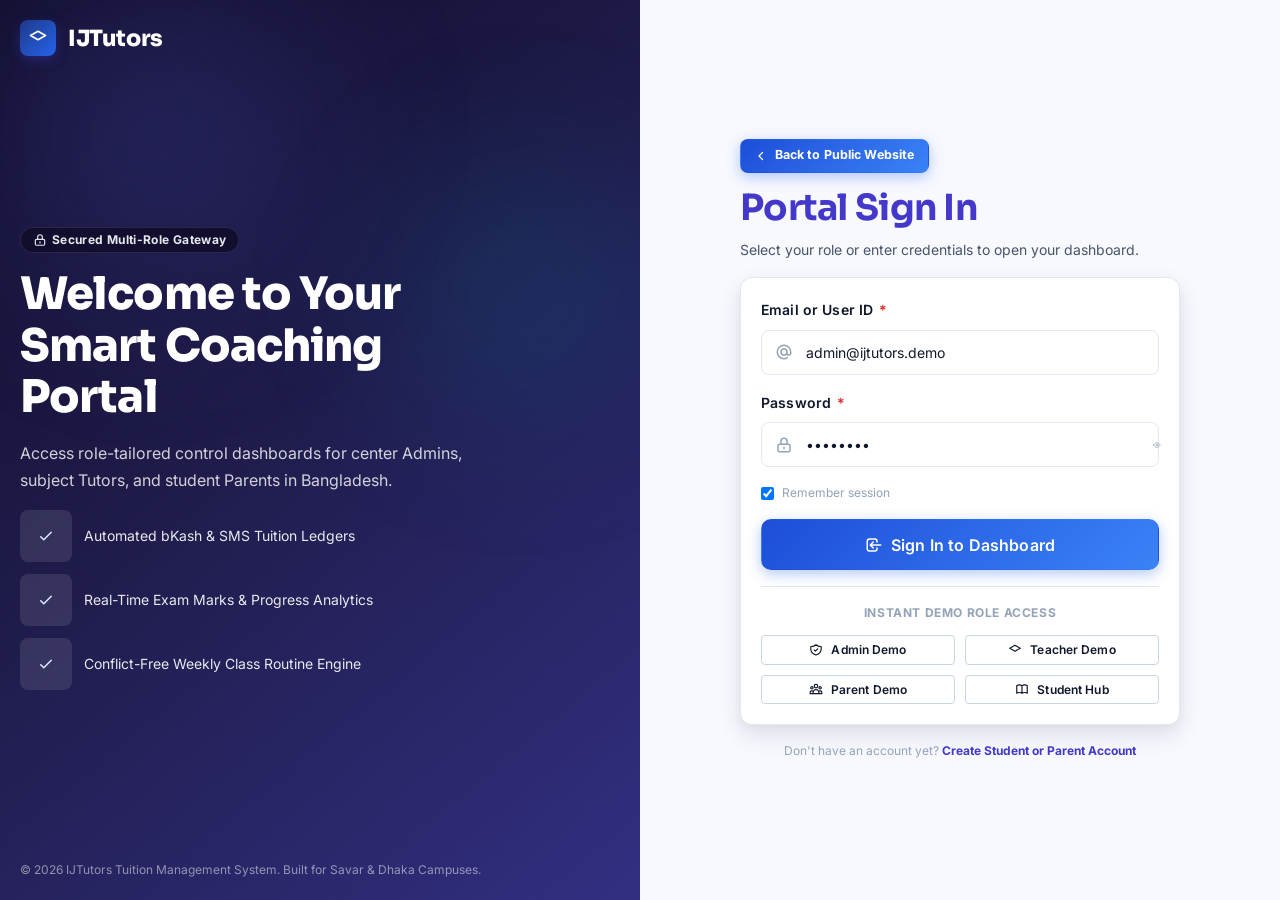
<file: teacher-dashboard.html>
<!DOCTYPE html>
<html lang="en">
<head>
  <meta charset="UTF-8">
  <meta name="viewport" content="width=device-width, initial-scale=1.0">
  <title>Teacher Portal | IJTutors System</title>
  <link rel="preconnect" href="https://fonts.googleapis.com">
  <link rel="preconnect" href="https://fonts.gstatic.com" crossorigin>
  <link href="https://fonts.googleapis.com/css2?family=Inter:wght@400;500;600;700&family=Plus+Jakarta+Sans:wght@600;700;800&display=swap" rel="stylesheet">
  <link rel="stylesheet" href="css/main.css">
</head>
<body id="teacher-app-root">

  <div class="app-shell">
    
    <!-- Sidebar Navigation -->
    <aside class="sidebar">
      <div class="sidebar-header">
        <a href="index.html" class="sidebar-brand">
          <svg width="24" height="24" fill="none" stroke="currentColor" viewBox="0 0 24 24"><path stroke-linecap="round" stroke-linejoin="round" stroke-width="2" d="M12 14l9-5-9-5-9 5 9 5z"/></svg>
          <span>Teacher Portal</span>
        </a>
        <button class="sidebar-toggle-btn" aria-label="Toggle Sidebar">
          <svg width="20" height="20" fill="none" stroke="currentColor" viewBox="0 0 24 24"><path stroke-linecap="round" stroke-linejoin="round" stroke-width="2" d="M11 19l-7-7 7-7m8 14l-7-7 7-7"/></svg>
        </button>
      </div>

      <nav class="sidebar-nav tab-list">
        <div class="sidebar-link tab-item active" data-tab="tab-teacher-overview">
          <svg fill="none" stroke="currentColor" viewBox="0 0 24 24"><path stroke-linecap="round" stroke-linejoin="round" stroke-width="2" d="M4 6a2 2 0 012-2h2a2 2 0 012 2v2a2 2 0 01-2 2H6a2 2 0 01-2-2V6zM14 6a2 2 0 012-2h2a2 2 0 012 2v2a2 2 0 01-2 2h-2a2 2 0 01-2-2V6zM4 16a2 2 0 012-2h2a2 2 0 012 2v2a2 2 0 01-2 2H6a2 2 0 01-2-2v-2zM14 16a2 2 0 012-2h2a2 2 0 012 2v2a2 2 0 01-2 2h-2a2 2 0 01-2-2v-2z"/></svg>
          <span>Academic Hub</span>
        </div>

        <div class="sidebar-link tab-item" data-tab="tab-teacher-attendance">
          <svg fill="none" stroke="currentColor" viewBox="0 0 24 24"><path stroke-linecap="round" stroke-linejoin="round" stroke-width="2" d="M9 12l2 2 4-4m6 2a9 9 0 11-18 0 9 9 0 0118 0z"/></svg>
          <span>Attendance & Roster</span>
        </div>

        <div class="sidebar-link tab-item" data-tab="tab-teacher-homework">
          <svg fill="none" stroke="currentColor" viewBox="0 0 24 24"><path stroke-linecap="round" stroke-linejoin="round" stroke-width="2" d="M12 6.253v13m0-13C10.832 5.477 9.246 5 7.5 5S4.168 5.477 3 6.253v13C4.168 18.477 5.754 18 7.5 18s3.332.477 4.5 1.253m0-13C13.168 5.477 14.754 5 16.5 5c1.747 0 3.332.477 4.5 1.253v13C19.832 18.477 18.247 18 16.5 18c-1.746 0-3.332.477-4.5 1.253"/></svg>
          <span>Homework Manager</span>
        </div>

        <div class="sidebar-link tab-item" data-tab="tab-teacher-schedule">
          <svg fill="none" stroke="currentColor" viewBox="0 0 24 24"><path stroke-linecap="round" stroke-linejoin="round" stroke-width="2" d="M8 7V3m8 4V3m-9 8h10M5 21h14a2 2 0 002-2V7a2 2 0 00-2-2H5a2 2 0 00-2 2v12a2 2 0 002 2z"/></svg>
          <span>My Teaching Schedule</span>
        </div>
      </nav>

      <div class="sidebar-user">
        <img src="https://images.unsplash.com/photo-1507003211169-0a1dd7228f2d?auto=format&fit=crop&w=150&q=80" alt="Teacher" class="avatar">
        <div class="sidebar-user-info">
          <div class="sidebar-user-name" id="teacher-display-name">Tanvir Ahmed</div>
          <div class="sidebar-user-role">Senior Tutor (Math/Physics)</div>
        </div>
      </div>
    </aside>

    <!-- Main Wrapper -->
    <div class="main-wrapper">
      
      <header class="top-header">
        <div class="d-flex align-items-center gap-3">
          <button class="mobile-nav-toggle d-block d-lg-none" aria-label="Open Menu">
            <svg width="24" height="24" fill="none" stroke="currentColor" viewBox="0 0 24 24"><path stroke-linecap="round" stroke-linejoin="round" stroke-width="2" d="M4 6h16M4 12h16M4 18h16"/></svg>
          </button>
          <div class="page-title">Academic & Evaluation Panel</div>
        </div>

        <div class="header-actions">
          <button class="btn btn-outline btn-sm action-logout">Logout</button>
        </div>
      </header>

      <main class="content-body tabs-wrapper">
        
        <!-- Tab 1: Teacher Overview -->
        <div class="tab-pane active" id="tab-teacher-overview">
          <div class="stats-grid">
            <div class="stat-card">
              <div class="stat-icon-wrap primary"><svg width="24" height="24" fill="none" stroke="currentColor" viewBox="0 0 24 24"><path stroke-linecap="round" stroke-linejoin="round" stroke-width="2" d="M12 4.354a4 4 0 110 5.292M15 21H3v-1a6 6 0 0112 0v1zm0 0h6v-1a6 6 0 00-9-5.197M13 7a4 4 0 11-8 0 4 4 0 018 0z"/></svg></div>
              <div class="stat-info">
                <span class="stat-value" id="teacher-stat-students">4</span>
                <span class="stat-label">Assigned Students</span>
              </div>
            </div>

            <div class="stat-card">
              <div class="stat-icon-wrap secondary"><svg width="24" height="24" fill="none" stroke="currentColor" viewBox="0 0 24 24"><path stroke-linecap="round" stroke-linejoin="round" stroke-width="2" d="M9 12h6m-6 4h6m2 5H7a2 2 0 01-2-2V5a2 2 0 012-2h5.586a1 1 0 01.707.293l5.414 5.414a1 1 0 01.293.707V19a2 2 0 01-2 2z"/></svg></div>
              <div class="stat-info">
                <span class="stat-value" id="teacher-stat-homework">3</span>
                <span class="stat-label">Active Homework Tasks</span>
              </div>
            </div>

            <div class="stat-card">
              <div class="stat-icon-wrap success"><svg width="24" height="24" fill="none" stroke="currentColor" viewBox="0 0 24 24"><path stroke-linecap="round" stroke-linejoin="round" stroke-width="2" d="M9 12l2 2 4-4m6 2a9 9 0 11-18 0 9 9 0 0118 0z"/></svg></div>
              <div class="stat-info">
                <span class="stat-value">4 Classes</span>
                <span class="stat-label">Weekly Schedule</span>
              </div>
            </div>
          </div>

          <div class="card p-4">
            <div class="d-flex justify-content-between align-items-center mb-3">
              <h3 class="card-title">Quick Actions</h3>
              <div class="d-flex gap-2">
                <button class="btn btn-primary" onclick="UI.openModal('modal-add-homework')">+ Assign New Homework</button>
              </div>
            </div>
            <p class="fs-sm text-muted">Use the Attendance Roster tab to mark class presence or click "Enter Score" next to any student to record test grades.</p>
          </div>
        </div>

        <!-- Tab 2: Attendance & Student Roster -->
        <div class="tab-pane" id="tab-teacher-attendance">
          <div class="card p-4">
            <div class="d-flex justify-content-between align-items-center mb-4">
              <div>
                <h3 class="card-title">Class 9 Science - Attendance & Marks Roster</h3>
                <span class="fs-xs text-muted">Date: August 4, 2026</span>
              </div>
              <button class="btn btn-success d-flex align-items-center gap-2" id="save-attendance-btn">
                <svg width="16" height="16" fill="none" stroke="currentColor" viewBox="0 0 24 24"><path stroke-linecap="round" stroke-linejoin="round" stroke-width="2" d="M8 7H5a2 2 0 00-2 2v9a2 2 0 002 2h14a2 2 0 002-2V9a2 2 0 00-2-2h-3m-1 4l-3 3m0 0l-3-3m3 3V4"/></svg>
                <span>Save Attendance Roster</span>
              </button>
            </div>

            <div class="table-responsive">
              <table class="table">
                <thead>
                  <tr>
                    <th>Roll No</th>
                    <th>Student Name</th>
                    <th>Attendance Check-in</th>
                    <th>Academic Evaluation</th>
                  </tr>
                </thead>
                <tbody id="teacher-attendance-tbody"></tbody>
              </table>
            </div>
          </div>
        </div>

        <!-- Tab 3: Homework Manager -->
        <div class="tab-pane" id="tab-teacher-homework">
          <div class="card p-4">
            <div class="d-flex justify-content-between align-items-center mb-4">
              <h3 class="card-title">Assigned Homework & Exercises</h3>
              <button class="btn btn-primary" onclick="UI.openModal('modal-add-homework')">+ Create Homework Assignment</button>
            </div>
            <div class="homework-grid" id="teacher-homework-grid"></div>
          </div>
        </div>

        <!-- Tab 4: Schedule -->
        <div class="tab-pane" id="tab-teacher-schedule">
          <div class="card p-4">
            <h3 class="card-title mb-3">My Weekly Assigned Schedule</h3>
            <div id="teacher-schedule-list"></div>
          </div>
        </div>

      </main>
    </div>
  </div>

  <!-- MODALS -->

  <!-- Add Homework Modal -->
  <div class="modal-backdrop" id="modal-add-homework">
    <div class="modal">
      <div class="modal-header">
        <span class="fw-bold">Create Homework Assignment</span>
        <button class="btn-icon" onclick="UI.closeModal('modal-add-homework')" aria-label="Close">
          <svg width="14" height="14" fill="none" stroke="currentColor" viewBox="0 0 24 24"><path stroke-linecap="round" stroke-linejoin="round" stroke-width="2.5" d="M6 18L18 6M6 6l12 12"/></svg>
        </button>
      </div>
      <form id="create-homework-form">
        <div class="modal-body">
          <div class="form-group">
            <label class="form-label">Assignment Title <span class="required">*</span></label>
            <input type="text" id="hw-title" class="form-control" required placeholder="e.g. Factorization Exercise 3.2">
          </div>
          <div class="form-group">
            <label class="form-label">Subject</label>
            <select id="hw-subject" class="form-select">
              <option>Mathematics</option><option>Physics</option><option>Chemistry</option>
            </select>
          </div>
          <div class="form-group">
            <label class="form-label">Class Allocation</label>
            <select id="hw-class" class="form-select">
              <option>Class 9</option><option>Class 10</option><option>Class 11</option>
            </select>
          </div>
          <div class="form-group">
            <label class="form-label">Submission Deadline <span class="required">*</span></label>
            <input type="date" id="hw-due-date" class="form-control" required value="2026-08-10">
          </div>
          <div class="form-group">
            <label class="form-label">Instructions & Resource Notes <span class="required">*</span></label>
            <textarea id="hw-instructions" class="form-control" rows="3" required placeholder="Write step-by-step problem instructions..."></textarea>
          </div>
        </div>
        <div class="modal-footer">
          <button type="button" class="btn btn-outline" onclick="UI.closeModal('modal-add-homework')">Cancel</button>
          <button type="submit" class="btn btn-primary">Publish Homework</button>
        </div>
      </form>
    </div>
  </div>

  <!-- Enter Student Marks Modal -->
  <div class="modal-backdrop" id="modal-enter-grade">
    <div class="modal">
      <div class="modal-header">
        <span class="fw-bold">Record Evaluation Score</span>
        <button class="btn-icon" onclick="UI.closeModal('modal-enter-grade')" aria-label="Close">
          <svg width="14" height="14" fill="none" stroke="currentColor" viewBox="0 0 24 24"><path stroke-linecap="round" stroke-linejoin="round" stroke-width="2.5" d="M6 18L18 6M6 6l12 12"/></svg>
        </button>
      </div>
      <form id="student-grade-form">
        <input type="hidden" id="grade-student-id">
        <div class="modal-body">
          <div class="p-3 bg-light rounded-md mb-3 fs-sm">
            Evaluating Student: <strong id="grade-student-name-display" class="text-primary">Nafisa Rahman</strong>
          </div>
          <div class="form-group">
            <label class="form-label">Subject</label>
            <select id="grade-subject" class="form-select">
              <option>Mathematics</option><option>Physics</option><option>Chemistry</option>
            </select>
          </div>
          <div style="display: grid; grid-template-columns: 1fr 1fr; gap: 12px;">
            <div class="form-group">
              <label class="form-label">Obtained Score <span class="required">*</span></label>
              <input type="number" id="grade-score" class="form-control" required min="0" max="100" value="88">
            </div>
            <div class="form-group">
              <label class="form-label">Total Marks</label>
              <input type="number" id="grade-total" class="form-control" value="100" readonly>
            </div>
          </div>
          <div class="form-group">
            <label class="form-label">Key Strengths (comma-separated)</label>
            <input type="text" id="grade-strengths" class="form-control" placeholder="Algebraic Proofs, Fast Calculation">
          </div>
          <div class="form-group">
            <label class="form-label">Teacher Remarks & Feedback <span class="required">*</span></label>
            <textarea id="grade-remarks" class="form-control" rows="3" required placeholder="Write constructive feedback for parent view..."></textarea>
          </div>
        </div>
        <div class="modal-footer">
          <button type="button" class="btn btn-outline" onclick="UI.closeModal('modal-enter-grade')">Cancel</button>
          <button type="submit" class="btn btn-primary">Save Evaluation Report</button>
        </div>
      </form>
    </div>
  </div>

  <script src="js/mock-data.js"></script>
  <script src="js/store.js"></script>
  <script src="js/auth.js"></script>
  <script src="js/ui.js"></script>
  <script src="js/teacher.js"></script>
  <script src="js/app.js"></script>
</body>
</html>
</file>
<file: css/main.css>
/* Master CSS Bundle — IJTutors Management System v2 */
@import url('https://fonts.googleapis.com/css2?family=Sora:wght@400;500;600;700;800&family=Inter:wght@400;500;600;700&display=swap');

@import url('./tokens.css');
@import url('./base.css');
@import url('./components.css');
@import url('./layout.css');
@import url('./dashboard.css');
@import url('./animations.css');
@import url('./utilities.css');
</file>
